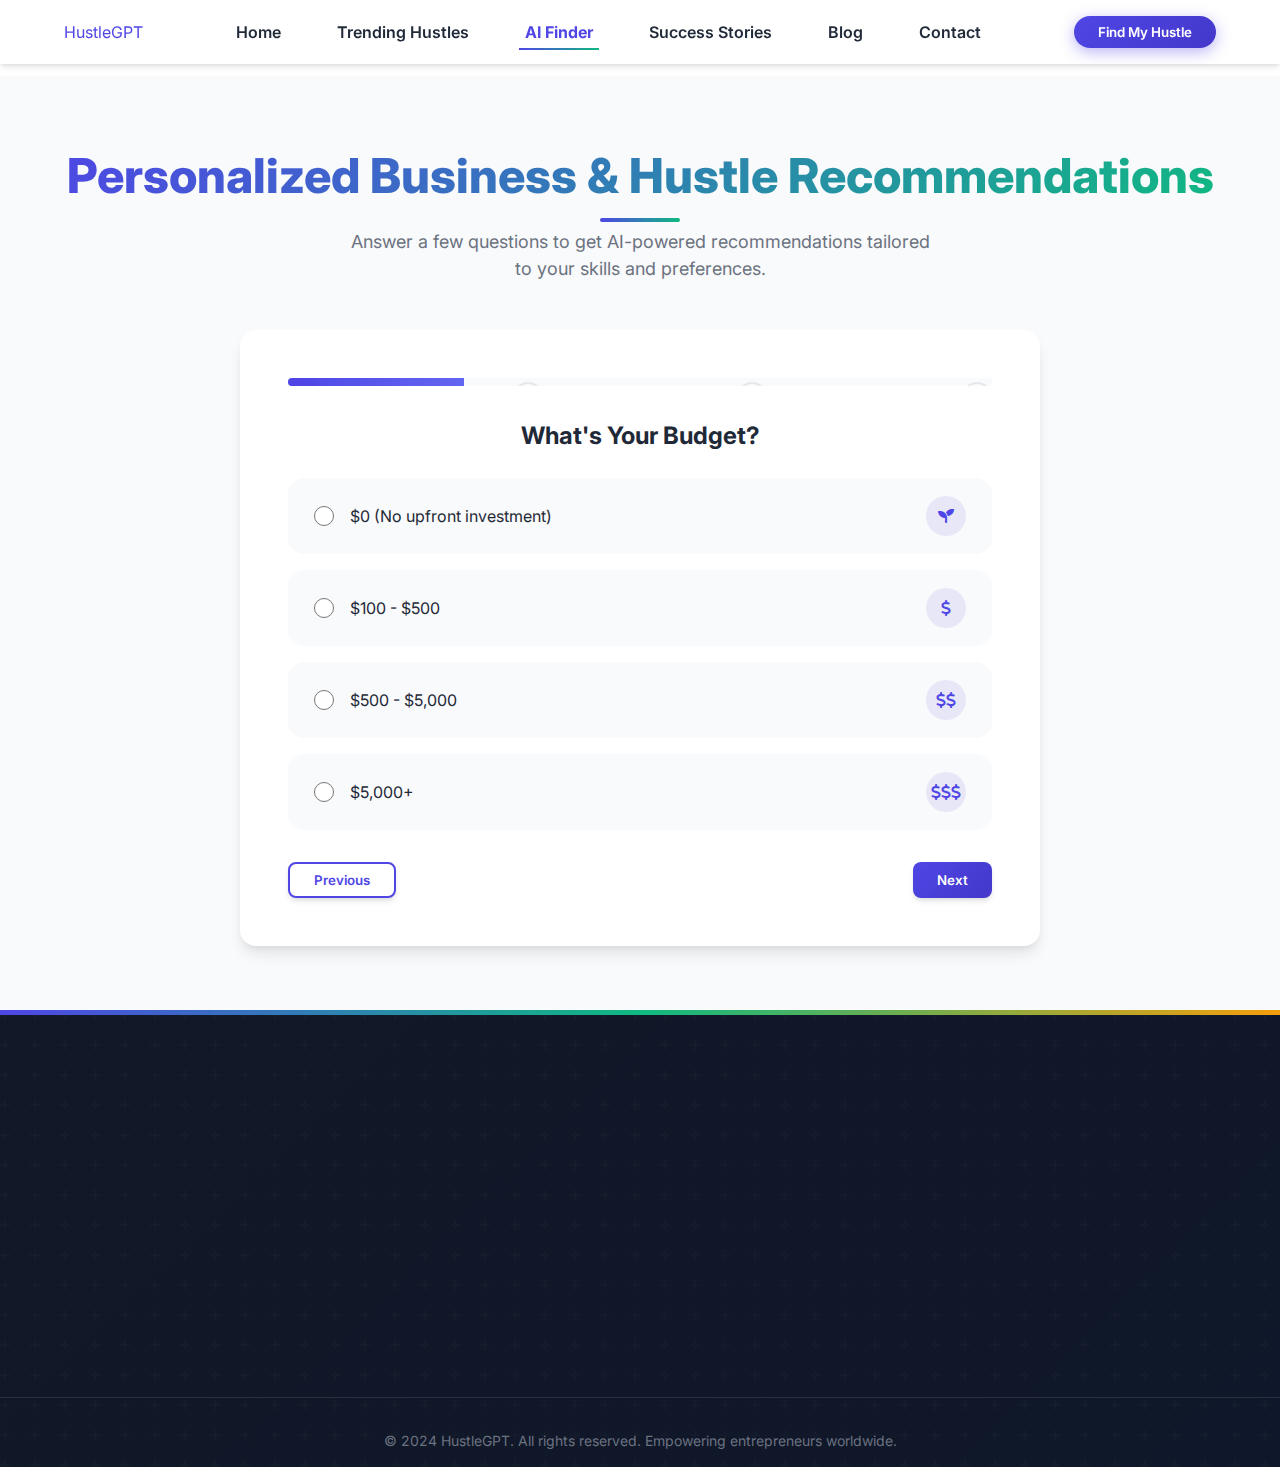
<file: ai-finder.html>
<!DOCTYPE html>
<html lang="en">

<head>
    <meta charset="UTF-8">
    <meta name="viewport" content="width=device-width, initial-scale=1.0">
    <title>AI Hustle Finder - HustleGPT</title>
    <link rel="stylesheet" href="styles/main.css">
    <link rel="stylesheet" href="styles/header.css">
    <link rel="stylesheet" href="styles/footer.css">
    <link rel="stylesheet" href="styles/ai-finder.css">
    <link rel="stylesheet" href="https://cdnjs.cloudflare.com/ajax/libs/font-awesome/6.0.0/css/all.min.css">
    <link rel="preconnect" href="https://fonts.googleapis.com">
    <link rel="preconnect" href="https://fonts.gstatic.com" crossorigin>
    <link href="https://fonts.googleapis.com/css2?family=Inter:wght@300;400;500;600;700;800&display=swap"
        rel="stylesheet">
</head>

<body>
    <!-- Header Section -->
    <header class="header">
        <nav class="nav-container">
            <div class="logo">
                <a href="index.html">HustleGPT</a>
            </div>
            <div class="menu-toggle">
                <span></span>
                <span></span>
                <span></span>
            </div>
            <ul class="nav-links">
                <li style="--i:1"><a href="index.html" class="animated-link">Home</a></li>
                <li style="--i:2"><a href="trending.html" class="animated-link">Trending Hustles</a></li>
                <li style="--i:3"><a href="ai-finder.html" class="animated-link active">AI Finder</a></li>
                <li style="--i:4"><a href="success-stories.html" class="animated-link">Success Stories</a></li>
                <li style="--i:5"><a href="blog.html" class="animated-link">Blog</a></li>
                <li style="--i:6"><a href="contact.html" class="animated-link">Contact</a></li>
            </ul>
            <button class="cta-button">Find My Hustle</button>
        </nav>
    </header>

    <div class="page-top-spacer">
    <!-- AI Finder Section -->
    <section class="ai-finder reveal fade-bottom ai-finder-header">
        <div class="container">
            <h1>Personalized Business &amp; Hustle Recommendations</h1>
            <p class="subtitle">Answer a few questions to get AI-powered recommendations tailored to your skills and
                preferences.</p>

            <div class="quiz-container card">
                <div class="progress-bar">
                    <div class="progress" id="progressBar"></div>
                    <div class="progress-steps">
                        <div class="step active" data-step="1">1</div>
                        <div class="step" data-step="2">2</div>
                        <div class="step" data-step="3">3</div>
                        <div class="step" data-step="4">4</div>
                    </div>
                </div>

                <form id="hustleQuiz">
                    <!-- Question 1: Budget -->
                    <div class="question active" id="question1">
                        <h2>What's Your Budget?</h2>
                        <div class="options">
                            <label class="option">
                                <input type="radio" name="budget" value="0">
                                <span>$0 (No upfront investment)</span>
                                <div class="option-icon"><i class="fas fa-seedling"></i></div>
                            </label>
                            <label class="option">
                                <input type="radio" name="budget" value="100">
                                <span>$100 - $500</span>
                                <div class="option-icon"><i class="fas fa-dollar-sign"></i></div>
                            </label>
                            <label class="option">
                                <input type="radio" name="budget" value="500">
                                <span>$500 - $5,000</span>
                                <div class="option-icon"><i class="fas fa-dollar-sign"></i><i
                                        class="fas fa-dollar-sign"></i></div>
                            </label>
                            <label class="option">
                                <input type="radio" name="budget" value="5000">
                                <span>$5,000+</span>
                                <div class="option-icon"><i class="fas fa-dollar-sign"></i><i
                                        class="fas fa-dollar-sign"></i><i class="fas fa-dollar-sign"></i></div>
                            </label>
                        </div>
                    </div>

                    <!-- Question 2: Time Commitment -->
                    <div class="question" id="question2">
                        <h2>How Much Time Can You Invest?</h2>
                        <div class="options">
                            <label class="option">
                                <input type="radio" name="time" value="few">
                                <span>Few Hours/Week</span>
                                <div class="option-icon"><i class="fas fa-hourglass-start"></i></div>
                            </label>
                            <label class="option">
                                <input type="radio" name="time" value="part">
                                <span>Part-Time (10-20 hours/week)</span>
                                <div class="option-icon"><i class="fas fa-hourglass-half"></i></div>
                            </label>
                            <label class="option">
                                <input type="radio" name="time" value="full">
                                <span>Full-Time (40+ hours/week)</span>
                                <div class="option-icon"><i class="fas fa-hourglass-end"></i></div>
                            </label>
                        </div>
                    </div>

                    <!-- Question 3: Skills -->
                    <div class="question" id="question3">
                        <h2>What Are Your Skills &amp; Interests?</h2>
                        <div class="options">
                            <label class="option">
                                <input type="checkbox" name="skills" value="writing">
                                <span>Writing &amp; Content Creation</span>
                                <div class="option-icon"><i class="fas fa-pen-fancy"></i></div>
                            </label>
                            <label class="option">
                                <input type="checkbox" name="skills" value="design">
                                <span>Design &amp; Creativity</span>
                                <div class="option-icon"><i class="fas fa-palette"></i></div>
                            </label>
                            <label class="option">
                                <input type="checkbox" name="skills" value="tech">
                                <span>Technology &amp; Programming</span>
                                <div class="option-icon"><i class="fas fa-laptop-code"></i></div>
                            </label>
                            <label class="option">
                                <input type="checkbox" name="skills" value="marketing">
                                <span>Marketing &amp; Sales</span>
                                <div class="option-icon"><i class="fas fa-bullhorn"></i></div>
                            </label>
                            <label class="option">
                                <input type="checkbox" name="skills" value="teaching">
                                <span>Teaching &amp; Education</span>
                                <div class="option-icon"><i class="fas fa-graduation-cap"></i></div>
                            </label>
                        </div>
                    </div>

                    <!-- Question 4: Hustle Type -->
                    <div class="question" id="question4">
                        <h2>What Type of Hustle Are You Looking For?</h2>
                        <div class="options">
                            <label class="option">
                                <input type="radio" name="type" value="passive">
                                <span>Passive Income (Set it and forget it)</span>
                                <div class="option-icon"><i class="fas fa-money-bill-wave"></i></div>
                            </label>
                            <label class="option">
                                <input type="radio" name="type" value="active">
                                <span>Active Income (Regular work required)</span>
                                <div class="option-icon"><i class="fas fa-briefcase"></i></div>
                            </label>
                            <label class="option">
                                <input type="radio" name="type" value="hybrid">
                                <span>Hybrid (Mix of both)</span>
                                <div class="option-icon"><i class="fas fa-balance-scale"></i></div>
                            </label>
                        </div>
                    </div>

                    <!-- Navigation Buttons -->
                    <div class="quiz-navigation">
                        <button type="button" class="btn btn-outline" id="prevBtn" disabled>Previous</button>
                        <button type="button" class="btn btn-primary" id="nextBtn">Next</button>
                    </div>
                </form>
            </div>
        </div>
    </section>

    <!-- Results Section (Initially Hidden) -->
    <section class="results" id="resultsSection" style="display: none;">
        <div class="container">
            <h2>Your Personalized Hustle Recommendations</h2>
            <div class="results-grid" id="resultsGrid">
                <!-- Results will be populated by JavaScript -->
            </div>
            <div class="cta-container">
                <button class="btn btn-primary" id="retakeQuiz">Retake Quiz</button>
                <button class="btn btn-secondary" id="getDetailedGuide">Get Detailed Guide</button>
            </div>
        </div>
    </section>
    </div>

    <!-- Footer -->
    <footer class="footer">
        <div class="footer-content">
            <div class="footer-section">
                <h3>HustleGPT</h3>
                <p>Your AI-powered business and side hustle finder. We help entrepreneurs discover profitable
                    opportunities tailored to their skills and interests.</p>
                <div class="newsletter-form">
                    <input type="email" placeholder="Enter your email">
                    <button>Subscribe</button>
                </div>
            </div>
            <div class="footer-section">
                <h3>Quick Links</h3>
                <ul>
                    <li><a href="index.html">Home</a></li>
                    <li><a href="trending.html">Trending Hustles</a></li>
                    <li><a href="ai-finder.html">AI Finder</a></li>
                    <li><a href="success-stories.html">Success Stories</a></li>
                    <li><a href="blog.html">Blog</a></li>
                    <li><a href="contact.html">Contact</a></li>
                </ul>
            </div>
            <div class="footer-section">
                <h3>Resources</h3>
                <ul>
                    <li><a href="#">Business Guides</a></li>
                    <li><a href="#">Startup Toolkit</a></li>
                    <li><a href="#">Market Research</a></li>
                    <li><a href="#">Funding Options</a></li>
                    <li><a href="#">Success Stories</a></li>
                </ul>
            </div>
            <div class="footer-section">
                <h3>Connect</h3>
                <p>Follow us on social media for the latest updates, tips, and success stories.</p>
                <div class="social-links">
                    <a href="#"><i class="fab fa-twitter"></i></a>
                    <a href="#"><i class="fab fa-facebook"></i></a>
                    <a href="#"><i class="fab fa-instagram"></i></a>
                    <a href="#"><i class="fab fa-linkedin"></i></a>
                    <a href="#"><i class="fab fa-youtube"></i></a>
                    <a href="#"><i class="fab fa-tiktok"></i></a>
                </div>
                <div class="legal-links">
                    <a href="#">Privacy Policy</a> | <a href="#">Terms of Service</a>
                </div>
            </div>
        </div>
        <div class="footer-bottom">
            <p>&copy; 2024 HustleGPT. All rights reserved. Empowering entrepreneurs worldwide.</p>
        </div>
    </footer>

    <script src="js/ai-finder.js"></script>
    <script src="js/common.js"></script>
</body>

</html>
</file>
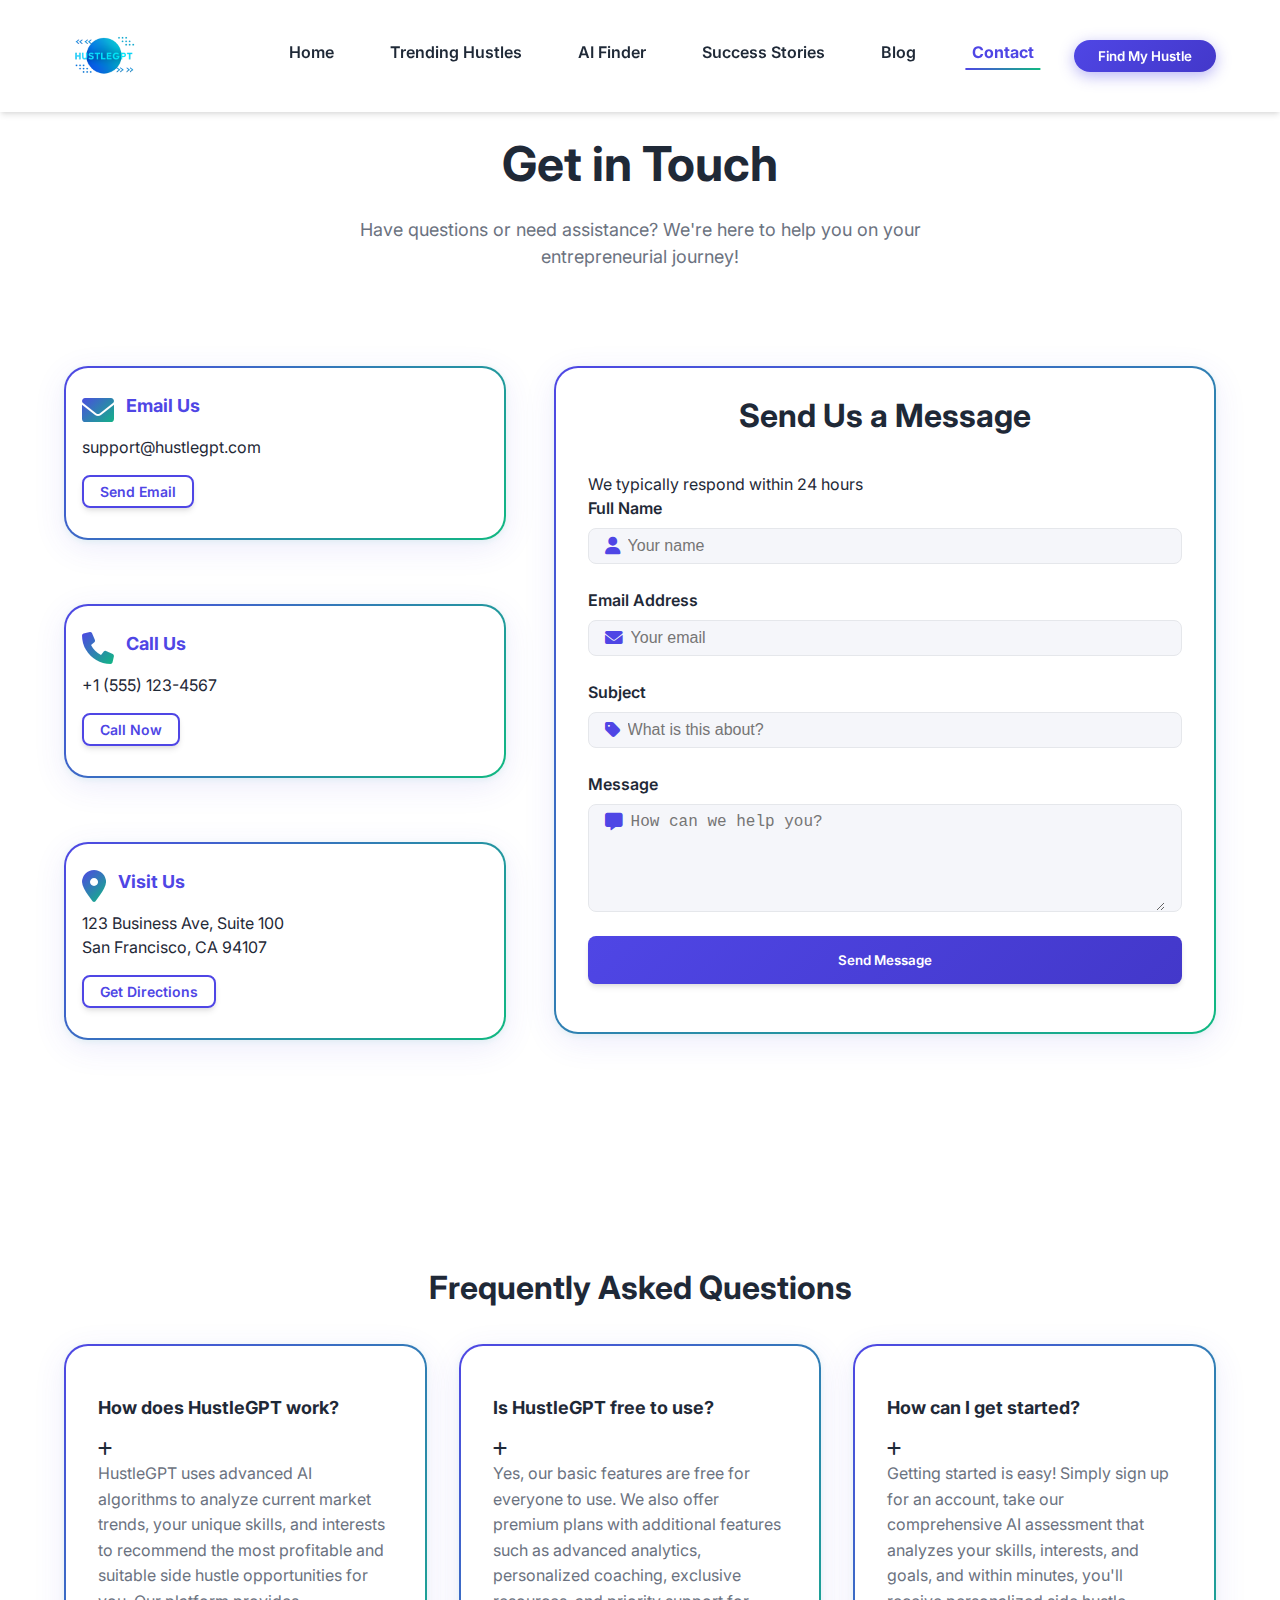
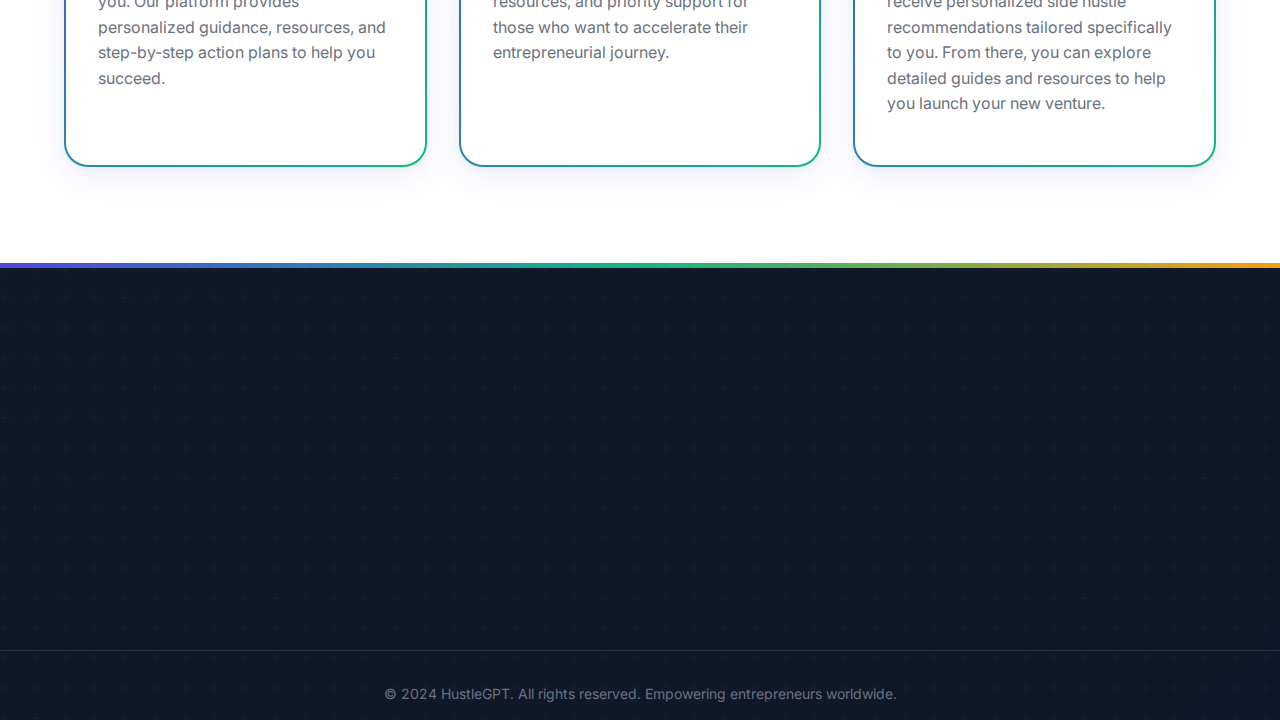
<file: contact.html>
<!DOCTYPE html>
<html lang="en">

<head>
    <meta charset="UTF-8">
    <meta name="viewport" content="width=device-width, initial-scale=1.0">
    <title>Contact Us - HustleGPT</title>
    <link rel="stylesheet" href="styles/main.css">
    <link rel="stylesheet" href="styles/header.css">
    <link rel="stylesheet" href="styles/contact.css">
    <link rel="stylesheet" href="styles/footer.css">
    <link rel="stylesheet" href="https://cdnjs.cloudflare.com/ajax/libs/font-awesome/6.0.0/css/all.min.css">
    <link rel="preconnect" href="https://fonts.googleapis.com">
    <link rel="preconnect" href="https://fonts.gstatic.com" crossorigin>
    <link href="https://fonts.googleapis.com/css2?family=Inter:wght@300;400;500;600;700;800&display=swap"
        rel="stylesheet">
</head>

<body>
    <!-- Header Section -->
    <header class="header">
        <nav class="nav-container">
            <div class="logo">
                <a href="index.html">
                    <img src="images/hustlegpt_logo.png" alt="HustleGPT" class="logo-image">
                </a>
            </div>
            <div class="menu-toggle">
                <span></span>
                <span></span>
                <span></span>
            </div>
            <ul class="nav-links">
                <li style="--i:1"><a href="index.html" class="animated-link">Home</a></li>
                <li style="--i:2"><a href="trending.html" class="animated-link">Trending Hustles</a></li>
                <li style="--i:3"><a href="ai-finder.html" class="animated-link">AI Finder</a></li>
                <li style="--i:4"><a href="success-stories.html" class="animated-link">Success Stories</a></li>
                <li style="--i:5"><a href="blog.html" class="animated-link">Blog</a></li>
                <li style="--i:6"><a href="contact.html" class="animated-link">Contact</a></li>
                <li style="--i:7"><button class="cta-button">Find My Hustle</button></li>
            </ul>
        </nav>
    </header>

    <div class="page-top-spacer">
    <!-- Contact Content -->
    <main class="contact-content">
        <section class="contact-header reveal fade-bottom">
            <h1>Get in Touch</h1>
            <p>Have questions or need assistance? We're here to help you on your entrepreneurial journey!</p>
        </section>

        <div class="contact-container">
            <section class="contact-info reveal fade-bottom">
                <div class="info-card card">
                    <div class="info-card-header">
                    <div class="info-icon">
                        <i class="fas fa-envelope"></i>
                    </div>
                    <h3>Email Us</h3>
                    </div>
                    <p>support@hustlegpt.com</p>
                    <a href="mailto:support@hustlegpt.com" class="btn btn-outline">Send Email</a>
                </div>
                <div class="info-card card">
                    <div class="info-card-header">
                    <div class="info-icon">
                        <i class="fas fa-phone"></i>
                    </div>
                    <h3>Call Us</h3>
                    </div>
                    <p>+1 (555) 123-4567</p>
                    <a href="tel:+15551234567" class="btn btn-outline">Call Now</a>
                </div>
                <div class="info-card card">
                    <div class="info-card-header">
                    <div class="info-icon">
                        <i class="fas fa-map-marker-alt"></i>
                    </div>
                    <h3>Visit Us</h3>
                    </div>
                    <p>123 Business Ave, Suite 100<br>San Francisco, CA 94107</p>
                    <a href="https://maps.google.com" target="_blank" class="btn btn-outline">Get Directions</a>
                </div>
            </section>

            <section class="contact-form reveal fade-bottom">
                <div class="form-container card">
                    <h2>Send Us a Message</h2>
                    <p>We typically respond within 24 hours</p>
                    <form id="contactForm">
                        <div class="form-group">
                            <label for="name">Full Name</label>
                            <div class="input-with-icon">
                                <i class="fas fa-user"></i>
                                <input type="text" id="name" name="name" placeholder="Your name" required>
                            </div>
                        </div>
                        <div class="form-group">
                            <label for="email">Email Address</label>
                            <div class="input-with-icon">
                                <i class="fas fa-envelope"></i>
                                <input type="email" id="email" name="email" placeholder="Your email" required>
                            </div>
                        </div>
                        <div class="form-group">
                            <label for="subject">Subject</label>
                            <div class="input-with-icon">
                                <i class="fas fa-tag"></i>
                                <input type="text" id="subject" name="subject" placeholder="What is this about?"
                                    required>
                            </div>
                        </div>
                        <div class="form-group">
                            <label for="message">Message</label>
                            <div class="input-with-icon textarea-icon">
                                <i class="fas fa-comment-alt"></i>
                                <textarea id="message" name="message" rows="5" placeholder="How can we help you?"
                                    required></textarea>
                            </div>
                        </div>
                        <button type="submit" class="submit-button btn btn-primary">Send Message</button>
                    </form>
                </div>
            </section>

            <section class="faq-section reveal fade-bottom">
                <h2>Frequently Asked Questions</h2>
                <div class="faq-container">
                    <div class="faq-item card">
                        <div class="faq-question">
                            <h3>How does HustleGPT work?</h3>
                            <span class="faq-toggle"><i class="fas fa-plus"></i></span>
                        </div>
                        <div class="faq-answer">
                            <p>HustleGPT uses advanced AI algorithms to analyze current market trends, your unique
                                skills, and interests to recommend the most profitable and suitable side hustle
                                opportunities for you. Our platform provides personalized guidance, resources, and
                                step-by-step action plans to help you succeed.</p>
                        </div>
                    </div>
                    <div class="faq-item card">
                        <div class="faq-question">
                            <h3>Is HustleGPT free to use?</h3>
                            <span class="faq-toggle"><i class="fas fa-plus"></i></span>
                        </div>
                        <div class="faq-answer">
                            <p>Yes, our basic features are free for everyone to use. We also offer premium plans with
                                additional features such as advanced analytics, personalized coaching, exclusive
                                resources, and priority support for those who want to accelerate their entrepreneurial
                                journey.</p>
                        </div>
                    </div>
                    <div class="faq-item card">
                        <div class="faq-question">
                            <h3>How can I get started?</h3>
                            <span class="faq-toggle"><i class="fas fa-plus"></i></span>
                        </div>
                        <div class="faq-answer">
                            <p>Getting started is easy! Simply sign up for an account, take our comprehensive AI
                                assessment that analyzes your skills, interests, and goals, and within minutes, you'll
                                receive personalized side hustle recommendations tailored specifically to you. From
                                there, you can explore detailed guides and resources to help you launch your new
                                venture.</p>
                        </div>
                    </div>
                </div>
            </section>
        </div>
    </main>
    </div>

    <!-- Footer Section -->
    <footer class="footer">
        <div class="footer-content">
            <div class="footer-section">
                <h3>HustleGPT</h3>
                <p>Your AI-powered business and side hustle finder. We help entrepreneurs discover profitable
                    opportunities tailored to their skills and interests.</p>
                <div class="newsletter-form">
                    <input type="email" placeholder="Enter your email">
                    <button>Subscribe</button>
                </div>
            </div>
            <div class="footer-section">
                <h3>Quick Links</h3>
                <ul>
                    <li><a href="index.html">Home</a></li>
                    <li><a href="trending.html">Trending Hustles</a></li>
                    <li><a href="ai-finder.html">AI Finder</a></li>
                    <li><a href="success-stories.html">Success Stories</a></li>
                    <li><a href="blog.html">Blog</a></li>
                    <li><a href="contact.html">Contact</a></li>
                </ul>
            </div>
            <div class="footer-section">
                <h3>Resources</h3>
                <ul>
                    <li><a href="#">Business Guides</a></li>
                    <li><a href="#">Startup Toolkit</a></li>
                    <li><a href="#">Market Research</a></li>
                    <li><a href="#">Funding Options</a></li>
                    <li><a href="#">Success Stories</a></li>
                </ul>
            </div>
            <div class="footer-section">
                <h3>Connect</h3>
                <p>Follow us on social media for the latest updates, tips, and success stories.</p>
                <div class="social-links">
                    <a href="#"><i class="fab fa-twitter"></i></a>
                    <a href="#"><i class="fab fa-facebook"></i></a>
                    <a href="#"><i class="fab fa-instagram"></i></a>
                    <a href="#"><i class="fab fa-linkedin"></i></a>
                    <a href="#"><i class="fab fa-youtube"></i></a>
                    <a href="#"><i class="fab fa-tiktok"></i></a>
                </div>
                <div class="legal-links">
                    <a href="#">Privacy Policy</a> | <a href="#">Terms of Service</a>
                </div>
            </div>
        </div>
        <div class="footer-bottom">
            <p>&copy; 2024 HustleGPT. All rights reserved. Empowering entrepreneurs worldwide.</p>
        </div>
    </footer>

    <script src="js/contact.js"></script>
    <script src="js/common.js"></script>
</body>

</html>
</file>
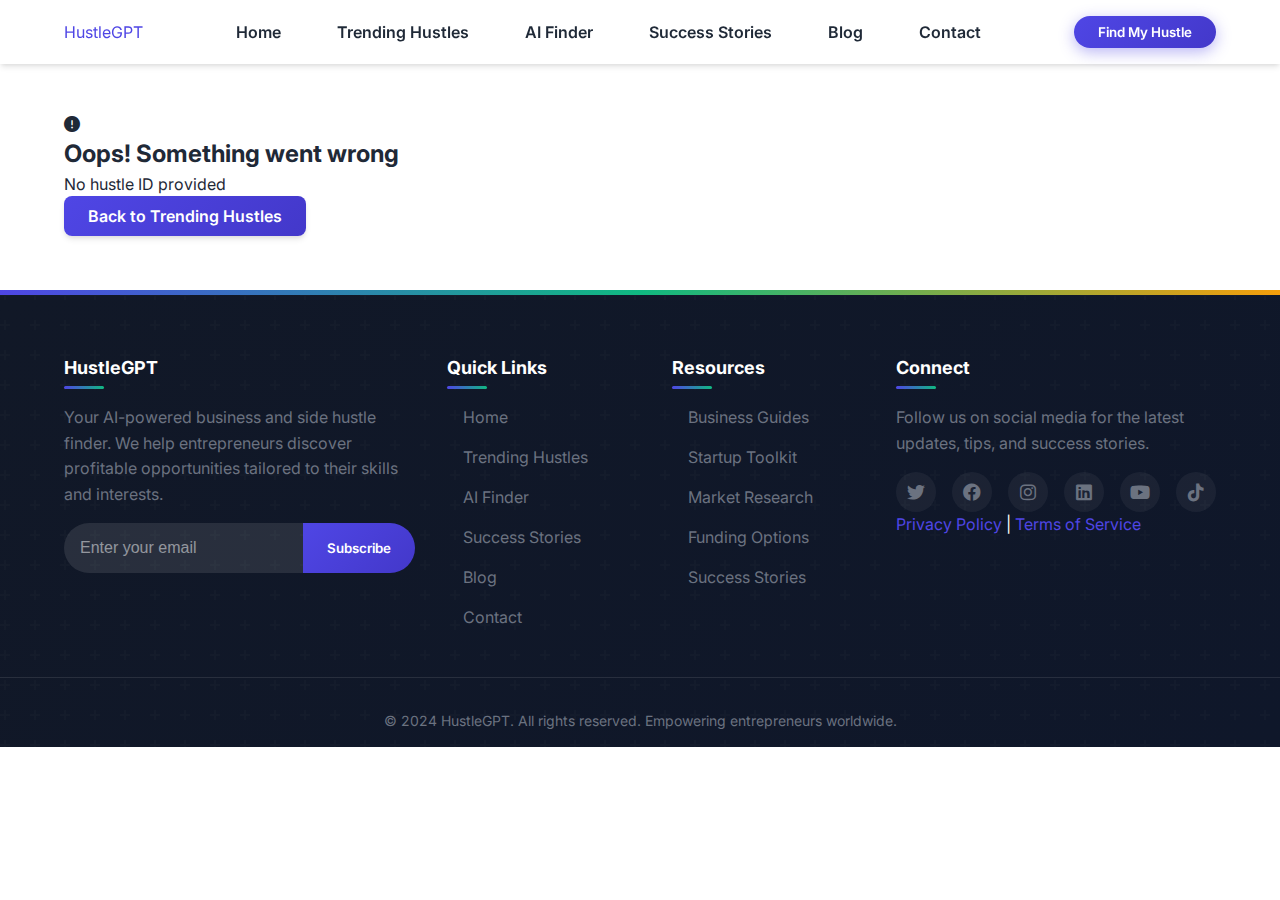
<file: hustle-detail.html>
<!DOCTYPE html>
<html lang="en">

<head>
    <meta charset="UTF-8">
    <meta name="viewport" content="width=device-width, initial-scale=1.0">
    <title>Hustle Details - HustleGPT</title>
    <link rel="stylesheet" href="styles/main.css">
    <link rel="stylesheet" href="styles/header.css">
    <link rel="stylesheet" href="styles/hustle-detail.css">
    <link rel="stylesheet" href="styles/footer.css">
    <link rel="stylesheet" href="https://cdnjs.cloudflare.com/ajax/libs/font-awesome/6.0.0/css/all.min.css">
    <link rel="preconnect" href="https://fonts.googleapis.com">
    <link rel="preconnect" href="https://fonts.gstatic.com" crossorigin>
    <link href="https://fonts.googleapis.com/css2?family=Inter:wght@300;400;500;600;700;800&display=swap"
        rel="stylesheet">
</head>

<body>
    <!-- Header Section -->
    <header class="header">
        <nav class="nav-container">
            <div class="logo">
                <a href="index.html">HustleGPT</a>
            </div>
            <div class="menu-toggle">
                <span></span>
                <span></span>
                <span></span>
            </div>
            <ul class="nav-links">
                <li style="--i:1"><a href="index.html" class="animated-link">Home</a></li>
                <li style="--i:2"><a href="trending.html" class="animated-link">Trending Hustles</a></li>
                <li style="--i:3"><a href="ai-finder.html" class="animated-link">AI Finder</a></li>
                <li style="--i:4"><a href="success-stories.html" class="animated-link">Success Stories</a></li>
                <li style="--i:5"><a href="blog.html" class="animated-link">Blog</a></li>
                <li style="--i:6"><a href="contact.html" class="animated-link">Contact</a></li>
            </ul>
            <button class="cta-button">Find My Hustle</button>
        </nav>
    </header>

    <div class="page-top-spacer">
    <!-- Hustle Detail Content -->
    <main class="hustle-detail-content">
        <div class="breadcrumbs reveal fade-bottom">
            <a href="index.html">Home</a> &gt;
            <a href="trending.html">Trending Hustles</a> &gt;
            <span id="hustle-title-breadcrumb">Hustle Details</span>
        </div>

        <section class="hustle-hero reveal fade-bottom">
            <div class="hustle-image">
                <img id="hustle-image" src="https://placehold.co/800x600/6366f1/ffffff?text=Hustle+Image" alt="Hustle Image">
                <div class="hustle-badge" id="hustle-badge">Popular</div>
            </div>
            <div class="hustle-info">
                <h1 id="hustle-title">Hustle Title</h1>
                <div class="hustle-meta">
                    <div class="meta-item">
                        <i class="fas fa-chart-line"></i>
                        <span id="hustle-growth">25% Growth</span>
                    </div>
                    <div class="meta-item">
                        <i class="fas fa-dollar-sign"></i>
                        <span id="hustle-earnings">$1,000 - $10,000/month</span>
                    </div>
                    <div class="meta-item">
                        <i class="fas fa-seedling" id="hustle-difficulty-icon"></i>
                        <span id="hustle-difficulty">Medium Difficulty</span>
                    </div>
                </div>
                <div class="hustle-category">
                    <span id="hustle-category">E-commerce</span>
                </div>
                <p id="hustle-description">Loading hustle description...</p>
                <div class="action-buttons">
                    <button class="btn btn-primary">Start This Hustle</button>
                    <button class="btn btn-outline">Save For Later</button>
                </div>
            </div>
        </section>

        <section class="hustle-details reveal fade-bottom">
            <div class="tabs">
                <button class="tab-btn active" data-tab="overview">Overview</button>
                <button class="tab-btn" data-tab="requirements">Requirements</button>
                <button class="tab-btn" data-tab="steps">Getting Started</button>
                <button class="tab-btn" data-tab="resources">Resources</button>
            </div>

            <div class="tab-content active" id="overview">
                <h2>Overview</h2>
                <p id="hustle-overview">This hustle is a great opportunity for entrepreneurs looking to start a business with minimal investment. It offers flexibility, scalability, and the potential for significant income.</p>
                
                <h3>Key Benefits</h3>
                <div class="benefits-grid">
                    <div class="benefit-card">
                        <i class="fas fa-home"></i>
                        <h4>Work From Home</h4>
                        <p>Run your business from anywhere with just a computer and internet connection.</p>
                    </div>
                    <div class="benefit-card">
                        <i class="fas fa-clock"></i>
                        <h4>Flexible Hours</h4>
                        <p>Set your own schedule and work when it's convenient for you.</p>
                    </div>
                    <div class="benefit-card">
                        <i class="fas fa-chart-line"></i>
                        <h4>Scalable</h4>
                        <p>Start small and grow your business as you gain experience and customers.</p>
                    </div>
                    <div class="benefit-card">
                        <i class="fas fa-globe"></i>
                        <h4>Global Reach</h4>
                        <p>Access customers from around the world without geographical limitations.</p>
                    </div>
                </div>
            </div>

            <div class="tab-content" id="requirements">
                <h2>Requirements</h2>
                <div class="requirements-list">
                    <div class="requirement">
                        <h3>Skills Needed</h3>
                        <ul id="skills-list">
                            <li>Basic computer skills</li>
                            <li>Time management</li>
                            <li>Customer service</li>
                        </ul>
                    </div>
                    <div class="requirement">
                        <h3>Tools & Equipment</h3>
                        <ul id="tools-list">
                            <li>Computer with internet connection</li>
                            <li>Smartphone (recommended)</li>
                            <li>Basic software applications</li>
                        </ul>
                    </div>
                    <div class="requirement">
                        <h3>Initial Investment</h3>
                        <div class="investment-meter">
                            <div class="meter">
                                <div class="meter-fill" id="investment-meter"></div>
                            </div>
                            <div class="meter-labels">
                                <span>Low</span>
                                <span>Medium</span>
                                <span>High</span>
                            </div>
                        </div>
                        <p id="investment-description">Typically requires $100-$500 to get started.</p>
                    </div>
                </div>
            </div>

            <div class="tab-content" id="steps">
                <h2>Getting Started</h2>
                <div class="steps-list">
                    <div class="step-item">
                        <div class="step-number">1</div>
                        <div class="step-content">
                            <h3>Research Your Market</h3>
                            <p>Identify your target audience and analyze competitors to find your niche.</p>
                        </div>
                    </div>
                    <div class="step-item">
                        <div class="step-number">2</div>
                        <div class="step-content">
                            <h3>Set Up Your Business</h3>
                            <p>Create your online presence and establish the necessary business infrastructure.</p>
                        </div>
                    </div>
                    <div class="step-item">
                        <div class="step-number">3</div>
                        <div class="step-content">
                            <h3>Create Your Offerings</h3>
                            <p>Develop your products or services based on market research and customer needs.</p>
                        </div>
                    </div>
                    <div class="step-item">
                        <div class="step-number">4</div>
                        <div class="step-content">
                            <h3>Market Your Business</h3>
                            <p>Implement marketing strategies to reach your target audience and attract customers.</p>
                        </div>
                    </div>
                    <div class="step-item">
                        <div class="step-number">5</div>
                        <div class="step-content">
                            <h3>Scale and Grow</h3>
                            <p>Expand your business by reinvesting profits and optimizing your operations.</p>
                        </div>
                    </div>
                </div>
            </div>

            <div class="tab-content" id="resources">
                <h2>Resources</h2>
                <div class="resources-grid">
                    <div class="resource-card">
                        <i class="fas fa-book"></i>
                        <h3>Recommended Books</h3>
                        <ul>
                            <li>"Start Your Side Hustle" by Alan Donegan</li>
                            <li>"The $100 Startup" by Chris Guillebeau</li>
                            <li>"Side Hustle" by Chris Guillebeau</li>
                        </ul>
                    </div>
                    <div class="resource-card">
                        <i class="fas fa-laptop"></i>
                        <h3>Online Courses</h3>
                        <ul>
                            <li>Udemy: Complete Business Fundamentals Course</li>
                            <li>Coursera: Digital Marketing Specialization</li>
                            <li>LinkedIn Learning: Entrepreneurship Foundations</li>
                        </ul>
                    </div>
                    <div class="resource-card">
                        <i class="fas fa-tools"></i>
                        <h3>Essential Tools</h3>
                        <ul>
                            <li>Shopify/WooCommerce for e-commerce</li>
                            <li>Canva for design</li>
                            <li>Google Analytics for tracking</li>
                        </ul>
                    </div>
                    <div class="resource-card">
                        <i class="fas fa-users"></i>
                        <h3>Communities</h3>
                        <ul>
                            <li>Reddit: r/Entrepreneur</li>
                            <li>Facebook Groups for entrepreneurs</li>
                            <li>Local business meetups</li>
                        </ul>
                    </div>
                </div>
            </div>
        </section>

        <section class="related-hustles reveal fade-bottom">
            <h2>Similar Hustles You Might Like</h2>
            <div class="related-grid" id="related-hustles">
                <!-- Related hustles will be populated by JavaScript -->
            </div>
        </section>
    </main>
    </div>

    <!-- Footer Section -->
    <footer class="footer">
        <div class="footer-content">
            <div class="footer-section">
                <h3>HustleGPT</h3>
                <p>Your AI-powered business and side hustle finder. We help entrepreneurs discover profitable
                    opportunities tailored to their skills and interests.</p>
                <div class="newsletter-form">
                    <input type="email" placeholder="Enter your email">
                    <button>Subscribe</button>
                </div>
            </div>
            <div class="footer-section">
                <h3>Quick Links</h3>
                <ul>
                    <li><a href="index.html">Home</a></li>
                    <li><a href="trending.html">Trending Hustles</a></li>
                    <li><a href="ai-finder.html">AI Finder</a></li>
                    <li><a href="success-stories.html">Success Stories</a></li>
                    <li><a href="blog.html">Blog</a></li>
                    <li><a href="contact.html">Contact</a></li>
                </ul>
            </div>
            <div class="footer-section">
                <h3>Resources</h3>
                <ul>
                    <li><a href="#">Business Guides</a></li>
                    <li><a href="#">Startup Toolkit</a></li>
                    <li><a href="#">Market Research</a></li>
                    <li><a href="#">Funding Options</a></li>
                    <li><a href="#">Success Stories</a></li>
                </ul>
            </div>
            <div class="footer-section">
                <h3>Connect</h3>
                <p>Follow us on social media for the latest updates, tips, and success stories.</p>
                <div class="social-links">
                    <a href="#"><i class="fab fa-twitter"></i></a>
                    <a href="#"><i class="fab fa-facebook"></i></a>
                    <a href="#"><i class="fab fa-instagram"></i></a>
                    <a href="#"><i class="fab fa-linkedin"></i></a>
                    <a href="#"><i class="fab fa-youtube"></i></a>
                    <a href="#"><i class="fab fa-tiktok"></i></a>
                </div>
                <div class="legal-links">
                    <a href="#">Privacy Policy</a> | <a href="#">Terms of Service</a>
                </div>
            </div>
        </div>
        <div class="footer-bottom">
            <p>&copy; 2024 HustleGPT. All rights reserved. Empowering entrepreneurs worldwide.</p>
        </div>
    </footer>

    <script src="js/hustle-detail.js"></script>
    <script src="js/common.js"></script>
</body>

</html>
</file>
<file: styles/main.css>
/* Remove all :root dark mode overrides, .dark-mode classes, and dark mode color variables. Only keep default (light) theme variables and rules. */

:root {
    /* Colors - Modern Gradient Palette */
    --primary-color: #4F46E5;
    --primary-light: #6366F1;
    --primary-dark: #4338CA;
    --secondary-color: #10B981;
    --secondary-light: #34D399;
    --secondary-dark: #059669;
    --accent-color: #F59E0B;
    --accent-light: #FBBF24;
    --accent-dark: #D97706;
    --text-color: #1F2937;
    --light-text: #6B7280;
    --background-color: #FFFFFF;
    --light-background: #F9FAFB;
    --dark-background: #111827;
    --border-color: #E5E7EB;
    --success-color: #10B981;
    --error-color: #EF4444;
    --warning-color: #F59E0B;
    --info-color: #3B82F6;

    /* Typography */
    --font-family: 'Inter', -apple-system, BlinkMacSystemFont, 'Segoe UI', Roboto, Oxygen, Ubuntu, Cantarell, sans-serif;
    --font-size-base: 16px;
    --font-size-sm: 14px;
    --font-size-lg: 18px;
    --font-size-xl: 24px;
    --font-size-2xl: 32px;
    --font-size-3xl: 48px;
    --font-size-4xl: 64px;

    /* Spacing */
    --spacing-xs: 0.25rem;
    --spacing-sm: 0.5rem;
    --spacing-md: 1rem;
    --spacing-lg: 1.5rem;
    --spacing-xl: 2rem;
    --spacing-2xl: 3rem;
    --spacing-3xl: 4rem;

    /* Border Radius */
    --border-radius-sm: 0.25rem;
    --border-radius-md: 0.5rem;
    --border-radius-lg: 1rem;
    --border-radius-xl: 1.5rem;
    --border-radius-full: 9999px;

    /* Shadows */
    --shadow-sm: 0 1px 2px 0 rgba(0, 0, 0, 0.05);
    --shadow-md: 0 4px 6px -1px rgba(0, 0, 0, 0.1), 0 2px 4px -1px rgba(0, 0, 0, 0.06);
    --shadow-lg: 0 10px 15px -3px rgba(0, 0, 0, 0.1), 0 4px 6px -2px rgba(0, 0, 0, 0.05);
    --shadow-xl: 0 20px 25px -5px rgba(0, 0, 0, 0.1), 0 10px 10px -5px rgba(0, 0, 0, 0.04);
    --shadow-inner: inset 0 2px 4px 0 rgba(0, 0, 0, 0.06);
    --shadow-outline: 0 0 0 3px rgba(79, 70, 229, 0.45);

    /* Transitions */
    --transition-fast: 0.15s ease;
    --transition-normal: 0.3s ease;
    --transition-slow: 0.5s ease;

    /* Z-index layers */
    --z-negative: -1;
    --z-elevate: 1;
    --z-dropdown: 10;
    --z-sticky: 100;
    --z-fixed: 1000;
    --z-modal: 2000;
    --z-popover: 5000;
    --z-tooltip: 9000;
    --z-toast: 9500;
    --z-max: 10000;
}

/* Reset and Base Styles */
* {
    margin: 0;
    padding: 0;
    box-sizing: border-box;
}

html {
    scroll-behavior: smooth;
}

body {
    font-family: var(--font-family);
    font-size: var(--font-size-base);
    line-height: 1.5;
    color: var(--text-color);
    background-color: var(--background-color);
    overflow-x: hidden;
}

a {
    color: var(--primary-color);
    text-decoration: none;
    transition: all var(--transition-normal);
    position: relative;
}

a:hover {
    color: var(--primary-light);
}

a.animated-link::after {
    content: '';
    position: absolute;
    width: 0;
    height: 2px;
    bottom: -2px;
    left: 0;
    background-color: var(--primary-light);
    transition: width var(--transition-normal);
}

a.animated-link:hover::after {
    width: 100%;
}

button {
    cursor: pointer;
    font-family: var(--font-family);
    transition: all var(--transition-normal);
    border: none;
    outline: none;
}

button:focus {
    box-shadow: var(--shadow-outline);
}

img {
    max-width: 100%;
    height: auto;
}

/* Scrollbar styling */
::-webkit-scrollbar {
    width: 10px;
}

::-webkit-scrollbar-track {
    background: var(--light-background);
}

::-webkit-scrollbar-thumb {
    background: var(--primary-light);
    border-radius: var(--border-radius-full);
}

::-webkit-scrollbar-thumb:hover {
    background: var(--primary-color);
}

/* Container */
.container {
    width: 100%;
    max-width: 1200px;
    margin: 0 auto;
    padding: 0 var(--spacing-md);
}

/* Section Styles */
section {
    padding: var(--spacing-2xl) 0;
}

section h2 {
    font-size: var(--font-size-2xl);
    margin-bottom: var(--spacing-xl);
    text-align: center;
}

/* Button Styles */
.btn {
    display: inline-block;
    padding: var(--spacing-sm) var(--spacing-lg);
    border-radius: var(--border-radius-md);
    font-weight: 600;
    text-align: center;
    transition: all var(--transition-normal);
    position: relative;
    overflow: hidden;
    z-index: 1;
    box-shadow: var(--shadow-md);
}

.btn::before {
    content: '';
    position: absolute;
    top: 0;
    left: 0;
    width: 0;
    height: 100%;
    background-color: rgba(255, 255, 255, 0.1);
    transition: width var(--transition-normal);
    z-index: -1;
}

.btn:hover::before {
    width: 100%;
}

.btn:active {
    transform: scale(0.98);
}

.btn-primary {
    background: linear-gradient(135deg, var(--primary-color) 0%, var(--primary-dark) 100%);
    color: white;
    border: none;
}

.btn-primary:hover {
    box-shadow: var(--shadow-lg);
    transform: translateY(-3px);
}

.btn-secondary {
    background: linear-gradient(135deg, var(--secondary-color) 0%, var(--secondary-dark) 100%);
    color: white;
    border: none;
}

.btn-secondary:hover {
    box-shadow: var(--shadow-lg);
    transform: translateY(-3px);
}

.btn-accent {
    background: linear-gradient(135deg, var(--accent-color) 0%, var(--accent-dark) 100%);
    color: white;
    border: none;
}

.btn-accent:hover {
    box-shadow: var(--shadow-lg);
    transform: translateY(-3px);
}

.btn-outline {
    background: transparent;
    color: var(--primary-color);
    border: 2px solid var(--primary-color);
}

.btn-outline:hover {
    background-color: var(--primary-color);
    color: white;
}

/* Modern Card Styles */
.card {
    background-color: var(--background-color);
    border-radius: var(--border-radius-lg);
    box-shadow: var(--shadow-md);
    transition: all var(--transition-normal);
    overflow: hidden;
}

.card:hover {
    box-shadow: var(--shadow-lg);
    transform: translateY(-5px);
}

/* Animation Utilities */
.fade-in {
    animation: fadeIn 1s ease-in-out;
}

.slide-up {
    animation: slideUp 0.6s ease-out;
}

.slide-in-right {
    animation: slideInRight 0.6s ease-out;
}

.slide-in-left {
    animation: slideInLeft 0.6s ease-out;
}

.pulse {
    animation: pulse 2s infinite;
}

@keyframes fadeIn {
    from {
        opacity: 0;
    }

    to {
        opacity: 1;
    }
}

@keyframes slideUp {
    from {
        transform: translateY(50px);
        opacity: 0;
    }

    to {
        transform: translateY(0);
        opacity: 1;
    }
}

@keyframes slideInRight {
    from {
        transform: translateX(50px);
        opacity: 0;
    }

    to {
        transform: translateX(0);
        opacity: 1;
    }
}

@keyframes slideInLeft {
    from {
        transform: translateX(-50px);
        opacity: 0;
    }

    to {
        transform: translateX(0);
        opacity: 1;
    }
}

@keyframes pulse {
    0% {
        transform: scale(1);
    }

    50% {
        transform: scale(1.05);
    }

    100% {
        transform: scale(1);
    }
}

/* Grid System */
.grid {
    display: grid;
    gap: var(--spacing-lg);
}

.grid-2 {
    grid-template-columns: repeat(2, 1fr);
}

.grid-3 {
    grid-template-columns: repeat(3, 1fr);
}

.grid-4 {
    grid-template-columns: repeat(4, 1fr);
}

/* Responsive Design */
@media (max-width: 1024px) {
    .grid-4 {
        grid-template-columns: repeat(3, 1fr);
    }
}

@media (max-width: 768px) {

    .grid-3,
    .grid-4 {
        grid-template-columns: repeat(2, 1fr);
    }
}

@media (max-width: 640px) {

    .grid-2,
    .grid-3,
    .grid-4 {
        grid-template-columns: 1fr;
    }

    section {
        padding: var(--spacing-xl) 0;
    }

    section h2 {
        font-size: var(--font-size-xl);
        margin-bottom: var(--spacing-lg);
    }

    .container {
        padding: 0 var(--spacing-sm);
    }
}

/* Small screens (480px and below) */
@media (max-width: 480px) {
    :root {
        /* Adjust font sizes for small screens */
        --font-size-base: 14px;
        --font-size-lg: 16px;
        --font-size-xl: 20px;
        --font-size-2xl: 24px;
        --font-size-3xl: 32px;
    }

    .btn {
        padding: var(--spacing-xs) var(--spacing-md);
        font-size: var(--font-size-sm);
        width: 100%;
        margin-bottom: var(--spacing-sm);
    }

    section {
        padding: var(--spacing-lg) 0;
    }

    .container {
        padding: 0 var(--spacing-xs);
    }

    /* Adjust scrollbar for touch devices */
    ::-webkit-scrollbar {
        width: 5px;
    }

    .page-top-spacer {
        padding-top: 48px;
    }

    #chatbot-widget {
        right: 0;
        left: 0;
        bottom: 0;
        width: 100vw;
        max-width: 100vw;
        z-index: 9999;
    }
    #chatbot-window {
        width: 100vw;
        min-width: 0;
        max-width: 100vw;
        height: 70vh;
        min-height: 320px;
        border-radius: 1rem 1rem 0 0;
        margin-bottom: 0;
        box-shadow: 0 -2px 24px rgba(0,0,0,0.18);
        position: fixed;
        left: 0;
        right: 0;
        bottom: 0;
    }
    #chatbot-toggle {
        position: fixed;
        right: 1.2rem;
        bottom: 1.2rem;
        z-index: 10000;
    }
    #chatbot-form {
        padding: 0.5rem 0.5rem;
    }
    #chatbot-input {
        font-size: 1rem;
        padding: 0.7rem 0.7rem;
    }
    #chatbot-suggestions {
        max-width: 100vw;
        min-width: 0;
        left: 0;
        right: 0;
    }
}

.page-top-spacer {
    padding-top: 64px;
}

@media (max-width: 480px) {
    .page-top-spacer {
        padding-top: 48px;
    }
}

#chatbot-widget {
    position: fixed;
    bottom: 2rem;
    right: 2rem;
    z-index: 9999;
    font-family: var(--font-family, sans-serif);
}

#chatbot-toggle {
    background: var(--primary-color, #4F46E5);
    color: #fff;
    border-radius: 50%;
    width: 3rem;
    height: 3rem;
    display: flex;
    align-items: center;
    justify-content: center;
    font-size: 1.7rem;
    cursor: pointer;
    box-shadow: 0 2px 8px rgba(0,0,0,0.12);
    transition: background 0.2s;
}

#chatbot-toggle:hover {
    background: var(--primary-dark, #4338CA);
}

#chatbot-window {
    width: 340px;
    height: 420px;
    background: #fff;
    border-radius: 1rem;
    box-shadow: 0 8px 32px rgba(0,0,0,0.18);
    margin-bottom: 1rem;
    overflow: hidden;
    display: flex;
    flex-direction: column;
}

#chatbot-header {
    background: var(--primary-color, #4F46E5);
    color: #fff;
    padding: 1rem;
    font-weight: bold;
    text-align: center;
}

#chatbot-messages {
    flex: 1;
    padding: 1rem;
    max-height: 300px;
    min-height: 120px;
    overflow-y: auto;
    background: #f9f9f9;
}

.chatbot-msg {
    margin-bottom: 0.7rem;
    padding: 0.5rem 0.8rem;
    border-radius: 0.7rem;
    max-width: 90%;
    word-break: break-word;
}

.chatbot-msg.user {
    background: var(--primary-light, #6366F1);
    color: #fff;
    align-self: flex-end;
    margin-left: auto;
}

.chatbot-msg.bot {
    background: #ececec;
    color: #222;
    align-self: flex-start;
    margin-right: auto;
}

#chatbot-form {
    display: flex;
    border-top: 1px solid #eee;
    background: #fff;
    padding: 0.5rem 0.7rem;
    align-items: center;
}

#chatbot-input {
    flex: 1;
    border: none;
    padding: 0.7rem 1rem;
    font-size: 1rem;
    border-radius: 1.5rem 0 0 1.5rem;
    outline: none;
    background: #f5f5f5;
    margin-right: 0.3rem;
    height: 2.5rem;
    box-sizing: border-box;
}

#chatbot-form button {
    background: var(--primary-color, #4F46E5);
    color: #fff;
    border: none;
    padding: 0 1.4rem;
    font-size: 1rem;
    border-radius: 0 1.5rem 1.5rem 0;
    cursor: pointer;
    transition: background 0.2s;
    height: 2.5rem;
    display: flex;
    align-items: center;
    justify-content: center;
    font-weight: 600;
    box-shadow: none;
}

#chatbot-form button:hover {
    background: var(--primary-dark, #4338CA);
}

.chatbot-link {
    color: var(--primary-color, #4F46E5);
    text-decoration: underline;
    cursor: pointer;
}

.chatbot-highlight {
    outline: 3px solid var(--accent-color, #F59E0B);
    transition: outline 0.3s;
}

#chatbot-suggestions {
    width: 100%;
    min-width: 220px;
    max-width: 320px;
    max-height: 180px;
    overflow-y: auto;
    background: #fff;
    border: 1px solid #eee;
    box-shadow: 0 2px 8px rgba(0,0,0,0.08);
    font-size: 1rem;
    padding: 0.2rem 0;
    border-radius: 0 0 1rem 1rem;
    z-index: 10000;
    position: absolute;
    left: 0;
    right: 0;
    top: 100%;
}

.chatbot-suggestion {
    padding: 0.5rem 1rem;
    cursor: pointer;
    transition: background 0.15s;
    color: #222;
    white-space: nowrap;
    overflow: hidden;
    text-overflow: ellipsis;
}

.chatbot-suggestion:hover {
    background: #f3f4f6;
}
</file>
<file: styles/header.css>
.header {
    position: fixed;
    top: 0;
    left: 0;
    right: 0;
    background-color: rgba(255, 255, 255, 0.95);
    backdrop-filter: blur(10px);
    -webkit-backdrop-filter: blur(10px);
    box-shadow: var(--shadow-md);
    z-index: var(--z-fixed);
    transition: all var(--transition-normal);
}

.header.scrolled {
    padding: 0.5rem 0;
    box-shadow: var(--shadow-lg);
}

.nav-container {
    display: flex;
    justify-content: space-between;
    align-items: center;
    padding: var(--spacing-md) var(--spacing-lg);
    max-width: 1200px;
    margin: 0 auto;
}

.logo {
    position: relative;
    z-index: var(--z-elevate);
    overflow: hidden;
}

.logo a {
    text-decoration: none;
    transition: all var(--transition-normal);
    display: flex;
    align-items: center;
}

.logo-image {
    height: 80px;
    width: auto;
    max-width: 300px;
    object-fit: contain;
    transition: all var(--transition-normal);
    display: block;
}

.logo a:hover .logo-image {
    transform: scale(1.05);
}

.logo::before {
    content: 'HustleGPT';
    position: absolute;
    top: -25px;
    left: 15px;
    font-size: 14px;
    font-weight: 600;
    color: var(--primary-color);
    animation: fallingText1 6s ease-in-out infinite;
    z-index: -1;
    opacity: 0.8;
    letter-spacing: 0.5px;
    text-shadow: 0 2px 4px rgba(0,0,0,0.2);
}

.logo::after {
    content: 'HustleGPT';
    position: absolute;
    top: -20px;
    right: 20px;
    font-size: 12px;
    font-weight: 600;
    color: var(--secondary-color);
    animation: fallingText2 5s ease-in-out infinite;
    z-index: -1;
    opacity: 0.7;
    letter-spacing: 0.3px;
    text-shadow: 0 2px 4px rgba(0,0,0,0.2);
}

@keyframes fallingText1 {
    0% {
        transform: translateY(-25px) rotate(0deg) scale(0.8);
        opacity: 0;
    }
    15% {
        opacity: 0.8;
        transform: translateY(-15px) rotate(45deg) scale(1);
    }
    85% {
        opacity: 0.8;
        transform: translateY(60px) rotate(315deg) scale(1);
    }
    100% {
        transform: translateY(90px) rotate(360deg) scale(0.8);
        opacity: 0;
    }
}

@keyframes fallingText2 {
    0% {
        transform: translateY(-20px) rotate(0deg) scale(0.9);
        opacity: 0;
    }
    20% {
        opacity: 0.7;
        transform: translateY(-10px) rotate(-30deg) scale(1);
    }
    80% {
        opacity: 0.7;
        transform: translateY(50px) rotate(330deg) scale(1);
    }
    100% {
        transform: translateY(70px) rotate(-360deg) scale(0.9);
        opacity: 0;
    }
}

.nav-links {
    display: flex;
    gap: var(--spacing-lg);
    list-style: none;
}

.nav-links li {
    position: relative;
}

.nav-links a {
    color: var(--text-color);
    font-weight: 600;
    padding: var(--spacing-sm) var(--spacing-md);
    border-radius: var(--border-radius-md);
    transition: all var(--transition-normal);
    position: relative;
}

.nav-links a::after {
    content: '';
    position: absolute;
    bottom: 0;
    left: 50%;
    width: 0;
    height: 2px;
    background: linear-gradient(90deg, var(--primary-color), var(--secondary-color));
    transition: all var(--transition-normal);
    transform: translateX(-50%);
}

.nav-links a:hover {
    color: var(--primary-color);
}

.nav-links a:hover::after {
    width: 80%;
}

.nav-links a.active {
    color: var(--primary-color);
    font-weight: 700;
}

.nav-links a.active::after {
    width: 80%;
    background: linear-gradient(90deg, var(--primary-color), var(--secondary-color));
}

.cta-button {
    background: linear-gradient(135deg, var(--primary-color) 0%, var(--primary-dark) 100%);
    color: white;
    padding: var(--spacing-sm) var(--spacing-lg);
    border: none;
    border-radius: var(--border-radius-full);
    font-weight: 600;
    transition: all var(--transition-normal);
    box-shadow: 0 4px 15px rgba(79, 70, 229, 0.4);
    position: relative;
    overflow: hidden;
    z-index: 1;
}

.cta-button::before {
    content: '';
    position: absolute;
    top: 0;
    left: 0;
    width: 0;
    height: 100%;
    background: linear-gradient(90deg, rgba(255, 255, 255, 0.1), rgba(255, 255, 255, 0.2));
    transition: all var(--transition-normal);
    z-index: -1;
}

.cta-button:hover {
    transform: translateY(-3px);
    box-shadow: 0 6px 20px rgba(79, 70, 229, 0.6);
}

.cta-button:hover::before {
    width: 100%;
}

/* Mobile menu button */
.menu-toggle {
    display: none;
    flex-direction: column;
    justify-content: space-between;
    width: 30px;
    height: 21px;
    cursor: pointer;
    z-index: var(--z-elevate);
}

.menu-toggle span {
    display: block;
    height: 3px;
    width: 100%;
    background-color: var(--primary-color);
    border-radius: 3px;
    transition: all var(--transition-normal);
}

/* Mobile Navigation */
@media (max-width: 768px) {
    .nav-container {
        padding: var(--spacing-md);
    }

    .menu-toggle {
        display: flex;
    }

    .menu-toggle.active span:nth-child(1) {
        transform: translateY(9px) rotate(45deg);
    }

    .menu-toggle.active span:nth-child(2) {
        opacity: 0;
    }

    .menu-toggle.active span:nth-child(3) {
        transform: translateY(-9px) rotate(-45deg);
    }

    .nav-links {
        position: fixed;
        top: 0;
        right: -100%;
        width: 80%;
        max-width: 300px;
        height: 100vh;
        background: rgba(255, 255, 255, 0.95);
        backdrop-filter: blur(10px);
        -webkit-backdrop-filter: blur(10px);
        flex-direction: column;
        padding: 80px var(--spacing-lg) var(--spacing-lg);
        transition: all 0.4s ease;
        box-shadow: -5px 0 15px rgba(0, 0, 0, 0.1);
        z-index: var(--z-dropdown);
    }

    .nav-links.active {
        right: 0;
    }

    .nav-links li {
        opacity: 0;
        transform: translateX(50px);
        transition: all 0.4s ease;
        transition-delay: calc(0.05s * var(--i));
    }

    .nav-links.active li {
        opacity: 1;
        transform: translateX(0);
    }

    .nav-links a {
        display: block;
        padding: var(--spacing-md);
        font-size: var(--font-size-lg);
    }

    .nav-links a::after {
        bottom: 10px;
    }

    .cta-button {
        width: 100%;
        margin-top: var(--spacing-lg);
    }
}

/* Small screens (480px and below) */
@media (max-width: 480px) {
    .header {
        height: 60px;
    }

    .nav-container {
        padding: var(--spacing-xs) var(--spacing-sm);
        justify-content: space-between;
        align-items: flex-start;
    }

    .logo {
        display: block;
        order: 2;
        margin-left: auto;
    }
    
    .logo-image {
        height: 45px;
        max-width: 150px;
    }

    .menu-toggle {
        width: 36px;
        height: 36px;
        position: fixed;
        left: 16px;
        top: 50%;
        transform: translateY(-50%);
        z-index: 1001;
        margin: 0;
        display: flex;
        align-items: center;
        justify-content: center;
        background: rgba(255,255,255,0.95);
        border-radius: 50%;
        box-shadow: 0 2px 8px rgba(0,0,0,0.08);
        transition: box-shadow 0.2s;
        cursor: pointer;
        flex-direction: column;
        justify-content: center;
        gap: 5px;
    }

    .menu-toggle:active, .menu-toggle.active {
        box-shadow: 0 4px 16px rgba(79,70,229,0.15);
    }

    .menu-toggle span {
        width: 22px;
        height: 3px;
        background-color: var(--primary-color);
        margin: 0;
        border-radius: 3px;
        transition: all var(--transition-normal);
    }

    .nav-links {
        left: -80%;
        right: auto;
    }

    .nav-links.active {
        left: 0;
        right: auto;
    }

    .nav-links a {
        padding: var(--spacing-sm);
        font-size: var(--font-size-base);
    }

    .nav-links .cta-button {
        display: block;
        width: 100%;
        margin-top: var(--spacing-lg);
        font-size: var(--font-size-sm);
        padding: var(--spacing-sm) var(--spacing-md);
        text-align: center;
    }

    .cta-button {
        display: none;
    }

    .nav-links a.active::after {
        display: none;
    }
}

#theme-toggle {
    background: rgba(79, 70, 229, 0.08);
    border: none;
    cursor: pointer;
    font-size: 1.5rem;
    padding: 0.5rem;
    display: flex;
    align-items: center;
    justify-content: center;
    color: var(--primary-color);
    border-radius: 50%;
    box-shadow: 0 2px 8px rgba(79, 70, 229, 0.08);
    transition: color var(--transition-normal), background var(--transition-normal), box-shadow var(--transition-normal);
    width: 2.5rem;
    height: 2.5rem;
}
#theme-toggle:hover {
    color: var(--secondary-color);
    background: rgba(16, 185, 129, 0.12);
    box-shadow: 0 4px 16px rgba(16, 185, 129, 0.12);
}
</file>
<file: styles/footer.css>
.footer {
    background: linear-gradient(135deg, var(--dark-background) 0%, #0f172a 100%);
    color: white;
    padding: var(--spacing-3xl) 0 var(--spacing-md);
    position: relative;
    overflow: hidden;
}

.footer::before {
    content: '';
    position: absolute;
    top: 0;
    left: 0;
    width: 100%;
    height: 100%;
    background-image: url("data:image/svg+xml,%3Csvg width='60' height='60' viewBox='0 0 60 60' xmlns='http://www.w3.org/2000/svg'%3E%3Cg fill='none' fill-rule='evenodd'%3E%3Cg fill='%23ffffff' fill-opacity='0.03'%3E%3Cpath d='M36 34v-4h-2v4h-4v2h4v4h2v-4h4v-2h-4zm0-30V0h-2v4h-4v2h4v4h2V6h4V4h-4zM6 34v-4H4v4H0v2h4v4h2v-4h4v-2H6zM6 4V0H4v4H0v2h4v4h2V6h4V4H6z'/%3E%3C/g%3E%3C/g%3E%3C/svg%3E");
    opacity: 0.5;
    z-index: 0;
}

.footer::after {
    content: '';
    position: absolute;
    top: 0;
    left: 0;
    width: 100%;
    height: 5px;
    background: linear-gradient(90deg, var(--primary-color), var(--secondary-color), var(--accent-color));
}

.footer-content {
    display: grid;
    grid-template-columns: 1.5fr repeat(3, 1fr);
    gap: var(--spacing-xl);
    max-width: 1200px;
    margin: 0 auto;
    padding: 0 var(--spacing-lg);
    position: relative;
    z-index: 1;
}

.footer-section h3 {
    font-size: var(--font-size-lg);
    margin-bottom: var(--spacing-lg);
    color: white;
    font-weight: 700;
    position: relative;
    display: inline-block;
}

.footer-section h3::after {
    content: '';
    position: absolute;
    bottom: -8px;
    left: 0;
    width: 40px;
    height: 3px;
    background: linear-gradient(90deg, var(--primary-color), var(--secondary-color));
    border-radius: var(--border-radius-full);
}

.footer-section p {
    color: var(--light-text);
    margin-bottom: var(--spacing-md);
    line-height: 1.6;
}

.footer-section ul {
    list-style: none;
}

.footer-section ul li {
    margin-bottom: var(--spacing-md);
}

.footer-section ul li a {
    color: var(--light-text);
    transition: all var(--transition-normal);
    position: relative;
    padding-left: var(--spacing-md);
    display: inline-block;
}

.footer-section ul li a::before {
    content: '→';
    position: absolute;
    left: 0;
    top: 50%;
    transform: translateY(-50%);
    color: var(--primary-light);
    opacity: 0;
    transition: all var(--transition-normal);
}

.footer-section ul li a:hover {
    color: white;
    padding-left: var(--spacing-lg);
}

.footer-section ul li a:hover::before {
    opacity: 1;
}

.social-links {
    display: flex;
    gap: var(--spacing-md);
    margin-top: var(--spacing-md);
}

.social-links a {
    color: var(--light-text);
    font-size: var(--font-size-lg);
    transition: all var(--transition-normal);
    width: 40px;
    height: 40px;
    border-radius: 50%;
    background-color: rgba(255, 255, 255, 0.05);
    display: flex;
    align-items: center;
    justify-content: center;
}

.social-links a:hover {
    color: white;
    background-color: var(--primary-color);
    transform: translateY(-5px);
    box-shadow: 0 5px 15px rgba(79, 70, 229, 0.4);
}

.footer-bottom {
    text-align: center;
    padding-top: var(--spacing-xl);
    margin-top: var(--spacing-xl);
    border-top: 1px solid rgba(255, 255, 255, 0.1);
    position: relative;
    z-index: 1;
}

.footer-bottom p {
    color: var(--light-text);
    font-size: var(--font-size-sm);
}

/* Newsletter Form */
.newsletter-form {
    display: flex;
    margin-top: var(--spacing-md);
    position: relative;
}

.newsletter-form input {
    flex: 1;
    padding: var(--spacing-md);
    border: none;
    border-radius: var(--border-radius-full) 0 0 var(--border-radius-full);
    background-color: rgba(255, 255, 255, 0.1);
    color: white;
    font-size: var(--font-size-base);
}

.newsletter-form input::placeholder {
    color: rgba(255, 255, 255, 0.5);
}

.newsletter-form input:focus {
    outline: none;
    box-shadow: 0 0 0 2px var(--primary-color);
}

.newsletter-form button {
    padding: var(--spacing-md) var(--spacing-lg);
    background: linear-gradient(135deg, var(--primary-color) 0%, var(--primary-dark) 100%);
    color: white;
    border: none;
    border-radius: 0 var(--border-radius-full) var(--border-radius-full) 0;
    font-weight: 600;
    cursor: pointer;
    transition: all var(--transition-normal);
}

.newsletter-form button:hover {
    background: linear-gradient(135deg, var(--primary-light) 0%, var(--primary-color) 100%);
}

/* Responsive Design */
@media (max-width: 992px) {
    .footer-content {
        grid-template-columns: 1fr 1fr;
        gap: var(--spacing-xl);
    }
}

@media (max-width: 768px) {
    .footer-content {
        grid-template-columns: 1fr;
        gap: var(--spacing-xl);
    }

    .footer-section {
        text-align: center;
        padding: var(--spacing-lg);
    }

    .footer-section h3::after {
        left: 50%;
        transform: translateX(-50%);
        width: 60px;
    }

    .social-links {
        justify-content: center;
    }

    .footer-section ul li a {
        padding-left: 0;
    }

    .footer-section ul li a::before {
        display: none;
    }

    .footer-section ul li a:hover {
        padding-left: 0;
    }

    .newsletter-form {
        flex-direction: column;
        gap: var(--spacing-sm);
    }

    .newsletter-form input,
    .newsletter-form button {
        width: 100%;
        border-radius: var(--border-radius-full);
    }
}

@media (max-width: 480px) {
    .footer,
    .footer-content,
    .footer-section,
    .footer-bottom {
        text-align: center !important;
        padding-left: 0 !important;
        padding-right: 0 !important;
    }
    .footer-content {
        justify-items: center;
        align-items: center;
        padding: 0 !important;
    }
    .footer-section {
        padding-left: 0 !important;
        padding-right: 0 !important;
    }
    .newsletter-form {
        padding-left: 10px;
        padding-right: 10px;
        box-sizing: border-box;
    }
    .newsletter-form input,
    .newsletter-form button {
        width: 100%;
        box-sizing: border-box;
    }
}

/* Animation for footer sections */
.footer-section {
    opacity: 0;
    transform: translateY(30px);
    transition: opacity 0.6s ease, transform 0.6s ease;
}

.footer-section.animated {
    opacity: 1;
    transform: translateY(0);
}

.footer-section:nth-child(1).animated {
    transition-delay: 0.1s;
}

.footer-section:nth-child(2).animated {
    transition-delay: 0.2s;
}

.footer-section:nth-child(3).animated {
    transition-delay: 0.3s;
}

.footer-section:nth-child(4).animated {
    transition-delay: 0.4s;
}
</file>
<file: styles/ai-finder.css>
.ai-finder {
    padding: var(--spacing-3xl) 0;
    background-color: var(--light-background);
    margin-top: 80px;
    /* Account for fixed header */
}

.ai-finder h1 {
    text-align: center;
    font-size: var(--font-size-3xl);
    margin-bottom: var(--spacing-md);
    background: linear-gradient(135deg, var(--primary-color) 0%, var(--secondary-color) 100%);
    -webkit-background-clip: text;
    background-clip: text;
    color: transparent;
    font-weight: 800;
    position: relative;
    display: inline-block;
    width: 100%;
}

.ai-finder h1::after {
    content: '';
    position: absolute;
    bottom: -10px;
    left: 50%;
    transform: translateX(-50%);
    width: 80px;
    height: 4px;
    background: linear-gradient(90deg, var(--primary-color), var(--secondary-color));
    border-radius: var(--border-radius-full);
}

.subtitle {
    text-align: center;
    color: var(--light-text);
    font-size: var(--font-size-lg);
    margin-bottom: var(--spacing-2xl);
    max-width: 600px;
    margin-left: auto;
    margin-right: auto;
}

.quiz-container {
    background-color: var(--background-color);
    border-radius: var(--border-radius-lg);
    padding: var(--spacing-2xl);
    box-shadow: var(--shadow-lg);
    max-width: 800px;
    margin: 0 auto;
}

.progress-bar {
    height: 8px;
    background-color: var(--light-background);
    border-radius: var(--border-radius-full);
    margin-bottom: var(--spacing-xl);
    overflow: hidden;
    position: relative;
}

.progress {
    height: 100%;
    background: linear-gradient(90deg, var(--primary-color), var(--primary-light));
    width: 0%;
    transition: width 0.5s ease;
}

.progress-steps {
    display: flex;
    justify-content: space-between;
    margin-top: -4px;
    margin-bottom: var(--spacing-lg);
    position: relative;
    z-index: 1;
}

.step {
    width: 30px;
    height: 30px;
    border-radius: 50%;
    background-color: var(--light-background);
    display: flex;
    align-items: center;
    justify-content: center;
    font-weight: 600;
    color: var(--light-text);
    border: 2px solid var(--border-color);
    transition: all 0.3s ease;
}

.step.active {
    background-color: var(--primary-color);
    color: white;
    border-color: var(--primary-color);
    transform: scale(1.1);
    box-shadow: 0 0 0 5px rgba(79, 70, 229, 0.2);
}

.question {
    display: none;
}

.question.active {
    display: block;
    animation: fadeIn 0.5s ease;
}

.question h2 {
    font-size: var(--font-size-xl);
    margin-bottom: var(--spacing-lg);
    color: var(--text-color);
}

.options {
    display: flex;
    flex-direction: column;
    gap: var(--spacing-md);
}

.option {
    display: flex;
    align-items: center;
    padding: var(--spacing-md) var(--spacing-lg);
    background-color: var(--light-background);
    border-radius: var(--border-radius-lg);
    cursor: pointer;
    transition: all 0.3s ease;
    border: 2px solid transparent;
    position: relative;
    overflow: hidden;
}

.option:hover {
    background-color: rgba(79, 70, 229, 0.1);
    border-color: var(--primary-color);
    transform: translateY(-2px);
}

.option input[type="radio"],
.option input[type="checkbox"] {
    margin-right: var(--spacing-md);
    width: 20px;
    height: 20px;
    position: relative;
    z-index: 1;
}

.option input[type="radio"]:checked+span,
.option input[type="checkbox"]:checked+span {
    font-weight: 600;
    color: var(--primary-color);
}

.option input[type="radio"]:checked~.option-icon,
.option input[type="checkbox"]:checked~.option-icon {
    background-color: var(--primary-color);
    color: white;
    transform: scale(1.1);
}

.option-icon {
    width: 40px;
    height: 40px;
    background-color: rgba(79, 70, 229, 0.1);
    border-radius: 50%;
    display: flex;
    align-items: center;
    justify-content: center;
    margin-left: auto;
    color: var(--primary-color);
    transition: all 0.3s ease;
}

.option:hover .option-icon {
    transform: scale(1.1);
}

.quiz-navigation {
    display: flex;
    justify-content: space-between;
    margin-top: var(--spacing-xl);
}

/* Results Section */
.results {
    padding: var(--spacing-3xl) 0;
    background-color: var(--background-color);
}

.results h2 {
    text-align: center;
    margin-bottom: var(--spacing-xl);
    background: linear-gradient(135deg, var(--primary-color) 0%, var(--secondary-color) 100%);
    -webkit-background-clip: text;
    background-clip: text;
    color: transparent;
    font-weight: 800;
    position: relative;
    display: inline-block;
    width: 100%;
    font-size: var(--font-size-2xl);
}

.results h2::after {
    content: '';
    position: absolute;
    bottom: -10px;
    left: 50%;
    transform: translateX(-50%);
    width: 80px;
    height: 4px;
    background: linear-gradient(90deg, var(--primary-color), var(--secondary-color));
    border-radius: var(--border-radius-full);
    margin-bottom: var(--spacing-md);
}

.results-grid {
    display: grid;
    grid-template-columns: repeat(auto-fit, minmax(300px, 1fr));
    gap: var(--spacing-lg);
    margin-bottom: var(--spacing-xl);
}

.result-card {
    background-color: var(--light-background);
    border-radius: var(--border-radius-lg);
    padding: var(--spacing-lg);
    box-shadow: var(--shadow-md);
    transition: all 0.3s ease;
}

.result-card:hover {
    transform: translateY(-5px);
    box-shadow: var(--shadow-lg);
}

.result-card h3 {
    font-size: var(--font-size-lg);
    margin-bottom: var(--spacing-sm);
    color: var(--text-color);
}

.result-card p {
    color: var(--light-text);
    margin-bottom: var(--spacing-md);
}

.result-card .meta {
    display: flex;
    justify-content: space-between;
    color: var(--light-text);
    font-size: var(--font-size-sm);
}

.cta-container {
    display: flex;
    justify-content: center;
    gap: var(--spacing-lg);
    margin-top: var(--spacing-xl);
}

/* Animations */
@keyframes fadeIn {
    from {
        opacity: 0;
        transform: translateY(20px);
    }

    to {
        opacity: 1;
        transform: translateY(0);
    }
}

/* Responsive Design */
@media (max-width: 768px) {
    .ai-finder {
        padding: var(--spacing-2xl) 0;
    }

    .quiz-container {
        padding: var(--spacing-lg);
    }

    .option {
        padding: var(--spacing-sm);
    }

    .results-grid {
        grid-template-columns: 1fr;
    }

    .cta-container {
        flex-direction: column;
    }

    .cta-container button {
        width: 100%;
    }
}

/* Small screens (480px and below) */
@media (max-width: 480px) {
    .ai-finder {
        padding: var(--spacing-xl) 0;
    }

    .ai-finder h1 {
        font-size: var(--font-size-2xl);
        padding: 0 var(--spacing-sm);
    }

    .ai-finder p {
        font-size: var(--font-size-sm);
        padding: 0 var(--spacing-sm);
    }

    .quiz-container {
        padding: var(--spacing-md);
        margin: var(--spacing-lg) var(--spacing-sm);
        border-radius: var(--border-radius-md);
    }

    .question {
        font-size: var(--font-size-lg);
        margin-bottom: var(--spacing-md);
    }

    .options {
        gap: var(--spacing-sm);
    }

    .option {
        padding: var(--spacing-xs) var(--spacing-sm);
        font-size: var(--font-size-sm);
    }

    .option-text {
        font-size: var(--font-size-sm);
    }

    .progress-container {
        margin-top: var(--spacing-md);
    }

    .progress-text {
        font-size: var(--font-size-sm);
    }

    .quiz-buttons {
        margin-top: var(--spacing-md);
        gap: var(--spacing-sm);
    }

    .quiz-buttons button {
        padding: var(--spacing-xs) var(--spacing-md);
        font-size: var(--font-size-sm);
    }

    .results {
        padding: var(--spacing-lg) var(--spacing-sm);
    }

    .results h2 {
        font-size: var(--font-size-xl);
    }

    .result-card {
        padding: var(--spacing-md);
        border-radius: var(--border-radius-md);
    }

    .result-card h3 {
        font-size: var(--font-size-base);
    }

    .result-card p {
        font-size: var(--font-size-sm);
    }

    .result-card .meta {
        font-size: 11px;
    }

    .cta-container {
        margin-top: var(--spacing-lg);
        gap: var(--spacing-sm);
    }

    .cta-container button {
        padding: var(--spacing-xs) var(--spacing-md);
        font-size: var(--font-size-sm);
    }
}

.ai-finder-header {
    margin-top: 12px;
}
</file>
<file: styles/contact.css>
/* Contact Page Styles */
.contact-content {
    padding: var(--spacing-md) var(--spacing-lg);
    max-width: 1200px;
    margin: 0 auto;
}

.contact-header {
    text-align: center;
    margin-bottom: var(--spacing-2xl);
}

.contact-header h1 {
    font-size: var(--font-size-3xl);
    color: var(--text-color);
    margin-bottom: var(--spacing-md);
}

.contact-header p {
    font-size: var(--font-size-lg);
    color: var(--light-text);
    max-width: 600px;
    margin: 0 auto;
}

.contact-container {
    display: grid;
    grid-template-columns: 0.8fr 1.2fr;
    gap: var(--spacing-2xl);
}

.contact-info {
    display: flex;
    flex-direction: column;
    gap: var(--spacing-xl);
    margin-top: -48px !important;
}

.contact-info .info-card {
    margin-top: 0 !important;
}

/* Professional card styles for contact page */
.info-card, .form-container.card, .faq-item.card {
    background: var(--background-color);
    border-radius: var(--border-radius-xl);
    box-shadow: 0 8px 32px 0 rgba(79, 70, 229, 0.10), 0 1.5px 6px 0 rgba(16, 185, 129, 0.08);
    border: 2.5px solid transparent;
    background-clip: padding-box, border-box;
    background-origin: padding-box, border-box;
    background-image: linear-gradient(var(--background-color), var(--background-color)), linear-gradient(135deg, var(--primary-color) 0%, var(--secondary-color) 100%);
    padding: var(--spacing-lg) var(--spacing-md);
    margin-bottom: var(--spacing-xl);
    transition: box-shadow 0.3s, border 0.3s;
}

.info-card:hover, .form-container.card:hover, .faq-item.card:hover {
    box-shadow: 0 12px 40px 0 rgba(79, 70, 229, 0.18), 0 2px 8px 0 rgba(16, 185, 129, 0.12);
    border: 2.5px solid var(--primary-color);
}

.info-card-header {
    display: flex;
    align-items: center;
    gap: 12px;
    margin-bottom: var(--spacing-sm);
}

.info-card .info-icon {
    margin-bottom: 0;
}

.info-card .info-icon i {
    font-size: 2rem;
    background: linear-gradient(135deg, var(--primary-color) 0%, var(--secondary-color) 100%);
    -webkit-background-clip: text;
    -webkit-text-fill-color: transparent;
    color: var(--primary-color);
    margin-bottom: 0;
    margin-top: 0;
    vertical-align: middle;
    display: inline-block;
}

.info-card-header h3 {
    margin: 0;
    display: flex;
    align-items: center;
}

.info-card h3 {
    font-size: var(--font-size-lg);
    color: var(--primary-color);
    margin-bottom: var(--spacing-sm);
}

.info-card p {
    font-size: var(--font-size-base);
    color: var(--text-color);
    margin-bottom: var(--spacing-sm);
}

.info-card .btn {
    font-size: var(--font-size-sm);
    padding: var(--spacing-xs) var(--spacing-md);
    border-radius: var(--border-radius-md);
    margin-top: var(--spacing-sm);
}

.form-container.card {
    box-shadow: 0 8px 32px 0 rgba(79, 70, 229, 0.10), 0 1.5px 6px 0 rgba(16, 185, 129, 0.08);
    padding: var(--spacing-lg) var(--spacing-xl) var(--spacing-2xl) var(--spacing-xl);
}

.faq-item.card {
    box-shadow: 0 8px 32px 0 rgba(79, 70, 229, 0.10), 0 1.5px 6px 0 rgba(16, 185, 129, 0.08);
    padding: var(--spacing-2xl) var(--spacing-xl);
}

.contact-form {
    background: none !important;
    box-shadow: none !important;
    border-radius: 0 !important;
    padding: 0 !important;
}

.contact-form h2 {
    font-size: var(--font-size-2xl);
    color: var(--text-color);
    margin-bottom: var(--spacing-xl);
}

.form-group {
    margin-bottom: var(--spacing-lg);
}

.form-group label {
    display: block;
    font-weight: 600;
    color: var(--text-color);
    margin-bottom: var(--spacing-sm);
}

.form-group input,
.form-group textarea {
    width: 100%;
    padding: var(--spacing-sm) var(--spacing-md);
    border: 1.5px solid var(--border-color);
    border-radius: var(--border-radius-md);
    font-size: var(--font-size-base);
    background: #f5f6fa;
    color: #232946;
    margin-bottom: var(--spacing-sm);
    transition: border 0.2s, box-shadow 0.2s;
    box-shadow: none;
}

.form-group input:focus,
.form-group textarea:focus {
    border: 1.5px solid var(--primary-color);
    outline: none;
    box-shadow: 0 0 0 2px rgba(79, 70, 229, 0.08);
    background: #fff;
}

.input-with-icon {
    display: flex;
    align-items: center;
    background: #f5f6fa;
    border-radius: var(--border-radius-md);
    padding-left: var(--spacing-sm);
    border: 1.5px solid var(--border-color);
    margin-bottom: var(--spacing-xs);
    transition: border 0.2s, box-shadow 0.2s;
}

.input-with-icon:focus-within {
    border: 1.5px solid var(--primary-color);
    box-shadow: 0 0 0 2px rgba(79, 70, 229, 0.08);
    background: #fff;
}

.input-with-icon i {
    color: var(--primary-color);
    margin-right: var(--spacing-sm);
    font-size: 1.1em;
}

.textarea-icon {
    align-items: flex-start;
    padding-top: var(--spacing-sm);
}

.textarea-icon i {
    margin-top: 8px;
    align-self: flex-start;
}

.submit-button {
    width: 100%;
    padding: var(--spacing-md) var(--spacing-lg);
    background-color: var(--primary-color);
    color: white;
    border: none;
    border-radius: var(--border-radius-md);
    font-weight: 600;
    cursor: pointer;
    transition: all 0.3s ease;
}

.submit-button:hover {
    background-color: var(--primary-color-dark);
    transform: translateY(-2px);
}

.faq-section {
    grid-column: 1 / -1;
    margin-top: var(--spacing-2xl);
}

.faq-section h2 {
    font-size: var(--font-size-2xl);
    color: var(--text-color);
    margin-bottom: var(--spacing-xl);
    text-align: center;
}

.faq-container {
    display: grid;
    grid-template-columns: repeat(auto-fit, minmax(300px, 1fr));
    gap: var(--spacing-xl);
}

.faq-item {
    background-color: var(--background-color);
    padding: var(--spacing-xl);
    border-radius: var(--border-radius-lg);
    box-shadow: var(--shadow-md);
}

.faq-item h3 {
    font-size: var(--font-size-lg);
    color: var(--text-color);
    margin-bottom: var(--spacing-md);
}

.faq-item p {
    color: var(--light-text);
    line-height: 1.6;
}

.form-container.card form .form-group .input-with-icon input,
.form-container.card form .form-group .input-with-icon textarea {
    border: none;
    background: transparent;
    box-shadow: none;
    padding-left: 0;
    margin-bottom: 0;
}

.form-container.card form .form-group .input-with-icon {
    padding: 0 var(--spacing-md);
    background: #f5f6fa;
    border-radius: var(--border-radius-md);
    border: 1.5px solid var(--border-color);
    display: flex;
    align-items: center;
    margin-bottom: var(--spacing-xs);
    transition: border 0.2s, box-shadow 0.2s;
}

.form-container.card form .form-group .input-with-icon:focus-within {
    border: 1.5px solid var(--primary-color);
    box-shadow: 0 0 0 2px rgba(79, 70, 229, 0.08);
    background: #fff;
}

.form-container.card form .form-group .input-with-icon i {
    color: var(--primary-color);
    margin-right: var(--spacing-sm);
    font-size: 1.1em;
}

/* Responsive Design */
@media (max-width: 768px) {
    .contact-content {
        padding: var(--spacing-xl) var(--spacing-md);
    }

    .contact-container {
        grid-template-columns: 1fr;
    }

    .contact-info {
        grid-template-columns: 1fr;
    }

    .contact-form {
        padding: var(--spacing-xl);
    }

    .faq-container {
        grid-template-columns: 1fr;
    }
}
</file>
<file: styles/hustle-detail.css>
/* Hustle Detail Page Styles */

.hustle-detail-content {
    max-width: 1200px;
    margin: 0 auto;
    padding: var(--spacing-2xl) var(--spacing-lg);
}

/* Breadcrumbs */
.breadcrumbs {
    margin-bottom: var(--spacing-xl);
    color: var(--light-text);
    font-size: var(--font-size-sm);
}

.breadcrumbs a {
    color: var(--light-text);
    transition: color var(--transition-normal);
}

.breadcrumbs a:hover {
    color: var(--primary-color);
}

.breadcrumbs span {
    color: var(--text-color);
    font-weight: 600;
}

/* Hustle Hero Section */
.hustle-hero {
    display: grid;
    grid-template-columns: 1fr 1.5fr;
    gap: var(--spacing-2xl);
    margin-bottom: var(--spacing-3xl);
    align-items: start;
}

.hustle-image {
    position: relative;
    border-radius: var(--border-radius-lg);
    overflow: hidden;
    box-shadow: var(--shadow-lg);
}

.hustle-image img {
    width: 100%;
    height: auto;
    display: block;
    transition: transform var(--transition-normal);
}

.hustle-image:hover img {
    transform: scale(1.05);
}

.hustle-badge {
    position: absolute;
    top: var(--spacing-md);
    right: var(--spacing-md);
    background-color: var(--primary-color);
    color: white;
    padding: var(--spacing-xs) var(--spacing-md);
    border-radius: var(--border-radius-full);
    font-size: var(--font-size-sm);
    font-weight: 600;
    z-index: 1;
    box-shadow: 0 2px 5px rgba(0, 0, 0, 0.2);
}

.hustle-badge.hot {
    background: linear-gradient(135deg, #ff4e50, #f9d423);
}

.hustle-badge.new {
    background: linear-gradient(135deg, #56ab2f, #a8e063);
}

.hustle-info h1 {
    font-size: var(--font-size-3xl);
    margin-bottom: var(--spacing-lg);
    color: var(--text-color);
    font-weight: 800;
}

.hustle-meta {
    display: flex;
    flex-wrap: wrap;
    gap: var(--spacing-lg);
    margin-bottom: var(--spacing-lg);
}

.meta-item {
    display: flex;
    align-items: center;
    gap: var(--spacing-sm);
    color: var(--text-color);
    font-size: var(--font-size-base);
}

.meta-item i {
    color: var(--primary-color);
    font-size: 1.2em;
}

.hustle-category {
    margin-bottom: var(--spacing-lg);
}

.hustle-category span {
    display: inline-block;
    padding: var(--spacing-xs) var(--spacing-md);
    background-color: rgba(79, 70, 229, 0.1);
    color: var(--primary-color);
    border-radius: var(--border-radius-full);
    font-size: var(--font-size-sm);
    font-weight: 600;
}

.hustle-info p {
    color: var(--light-text);
    line-height: 1.6;
    margin-bottom: var(--spacing-xl);
    font-size: var(--font-size-lg);
}

.action-buttons {
    display: flex;
    gap: var(--spacing-md);
}

/* Tabs Section */
.tabs {
    display: flex;
    border-bottom: 1px solid var(--border-color);
    margin-bottom: var(--spacing-xl);
    overflow-x: auto;
    scrollbar-width: none;
}

.tabs::-webkit-scrollbar {
    display: none;
}

.tab-btn {
    padding: var(--spacing-md) var(--spacing-xl);
    background: none;
    border: none;
    color: var(--light-text);
    font-weight: 600;
    cursor: pointer;
    position: relative;
    white-space: nowrap;
}

.tab-btn::after {
    content: '';
    position: absolute;
    bottom: -1px;
    left: 0;
    width: 100%;
    height: 3px;
    background-color: var(--primary-color);
    transform: scaleX(0);
    transition: transform var(--transition-normal);
}

.tab-btn:hover {
    color: var(--primary-color);
}

.tab-btn.active {
    color: var(--primary-color);
}

.tab-btn.active::after {
    transform: scaleX(1);
}

.tab-content {
    display: none;
    padding: var(--spacing-xl) 0;
}

.tab-content.active {
    display: block;
    animation: fadeIn 0.5s ease;
}

.tab-content h2 {
    font-size: var(--font-size-2xl);
    margin-bottom: var(--spacing-xl);
    color: var(--text-color);
}

.tab-content h3 {
    font-size: var(--font-size-xl);
    margin-bottom: var(--spacing-md);
    color: var(--text-color);
}

/* Benefits Grid */
.benefits-grid {
    display: grid;
    grid-template-columns: repeat(auto-fit, minmax(250px, 1fr));
    gap: var(--spacing-lg);
    margin-top: var(--spacing-xl);
}

.benefit-card {
    background-color: var(--light-background);
    border-radius: var(--border-radius-lg);
    padding: var(--spacing-xl);
    text-align: center;
    box-shadow: var(--shadow-sm);
    transition: all var(--transition-normal);
}

.benefit-card:hover {
    transform: translateY(-5px);
    box-shadow: var(--shadow-md);
}

.benefit-card i {
    font-size: 2.5rem;
    color: var(--primary-color);
    margin-bottom: var(--spacing-md);
}

.benefit-card h4 {
    font-size: var(--font-size-lg);
    margin-bottom: var(--spacing-sm);
    color: var(--text-color);
}

.benefit-card p {
    color: var(--light-text);
}

/* Requirements List */
.requirements-list {
    display: grid;
    grid-template-columns: repeat(auto-fit, minmax(300px, 1fr));
    gap: var(--spacing-xl);
}

.requirement {
    background-color: var(--light-background);
    border-radius: var(--border-radius-lg);
    padding: var(--spacing-xl);
    box-shadow: var(--shadow-sm);
}

.requirement h3 {
    margin-bottom: var(--spacing-md);
    color: var(--text-color);
    font-size: var(--font-size-lg);
}

.requirement ul {
    list-style-type: none;
    padding: 0;
}

.requirement ul li {
    padding: var(--spacing-sm) 0;
    border-bottom: 1px solid var(--border-color);
    color: var(--light-text);
    position: relative;
    padding-left: var(--spacing-xl);
}

.requirement ul li:last-child {
    border-bottom: none;
}

.requirement ul li::before {
    content: '\f00c';
    font-family: 'Font Awesome 5 Free';
    font-weight: 900;
    color: var(--primary-color);
    position: absolute;
    left: 0;
}

.investment-meter {
    margin-top: var(--spacing-md);
}

.meter {
    height: 8px;
    background-color: var(--border-color);
    border-radius: var(--border-radius-full);
    margin-bottom: var(--spacing-xs);
    overflow: hidden;
}

.meter-fill {
    height: 100%;
    background: linear-gradient(90deg, var(--primary-color), var(--secondary-color));
    width: 50%;
    transition: width var(--transition-normal);
}

.meter-labels {
    display: flex;
    justify-content: space-between;
    font-size: var(--font-size-sm);
    color: var(--light-text);
}

/* Steps List */
.steps-list {
    display: flex;
    flex-direction: column;
    gap: var(--spacing-xl);
}

.step-item {
    display: flex;
    gap: var(--spacing-lg);
    background-color: var(--light-background);
    border-radius: var(--border-radius-lg);
    padding: var(--spacing-lg);
    box-shadow: var(--shadow-sm);
    transition: all var(--transition-normal);
}

.step-item:hover {
    transform: translateX(5px);
    box-shadow: var(--shadow-md);
}

.step-number {
    width: 50px;
    height: 50px;
    background: linear-gradient(135deg, var(--primary-color), var(--primary-dark));
    color: white;
    border-radius: 50%;
    display: flex;
    align-items: center;
    justify-content: center;
    font-size: var(--font-size-xl);
    font-weight: 700;
    flex-shrink: 0;
}

.step-content {
    flex-grow: 1;
}

.step-content h3 {
    margin-bottom: var(--spacing-sm);
    color: var(--text-color);
}

.step-content p {
    color: var(--light-text);
}

/* Resources Grid */
.resources-grid {
    display: grid;
    grid-template-columns: repeat(auto-fit, minmax(250px, 1fr));
    gap: var(--spacing-xl);
}

.resource-card {
    background-color: var(--light-background);
    border-radius: var(--border-radius-lg);
    padding: var(--spacing-xl);
    box-shadow: var(--shadow-sm);
    transition: all var(--transition-normal);
}

.resource-card:hover {
    transform: translateY(-5px);
    box-shadow: var(--shadow-md);
}

.resource-card i {
    font-size: 2rem;
    color: var(--primary-color);
    margin-bottom: var(--spacing-md);
}

.resource-card h3 {
    margin-bottom: var(--spacing-md);
    color: var(--text-color);
}

.resource-card ul {
    list-style-type: none;
    padding: 0;
}

.resource-card ul li {
    padding: var(--spacing-sm) 0;
    border-bottom: 1px solid var(--border-color);
    color: var(--light-text);
}

.resource-card ul li:last-child {
    border-bottom: none;
}

/* Related Hustles */
.related-hustles {
    margin-top: var(--spacing-3xl);
}

.related-hustles h2 {
    font-size: var(--font-size-2xl);
    margin-bottom: var(--spacing-xl);
    color: var(--text-color);
    text-align: center;
}

.related-grid {
    display: grid;
    grid-template-columns: repeat(auto-fit, minmax(300px, 1fr));
    gap: var(--spacing-xl);
}

/* Responsive Design */
@media (max-width: 992px) {
    .hustle-hero {
        grid-template-columns: 1fr;
    }
}

@media (max-width: 768px) {
    .action-buttons {
        flex-direction: column;
    }
    
    .tabs {
        flex-wrap: nowrap;
        overflow-x: auto;
    }
    
    .tab-btn {
        padding: var(--spacing-md) var(--spacing-md);
    }
    
    .benefits-grid,
    .requirements-list,
    .resources-grid,
    .related-grid {
        grid-template-columns: 1fr;
    }
}
</file>
